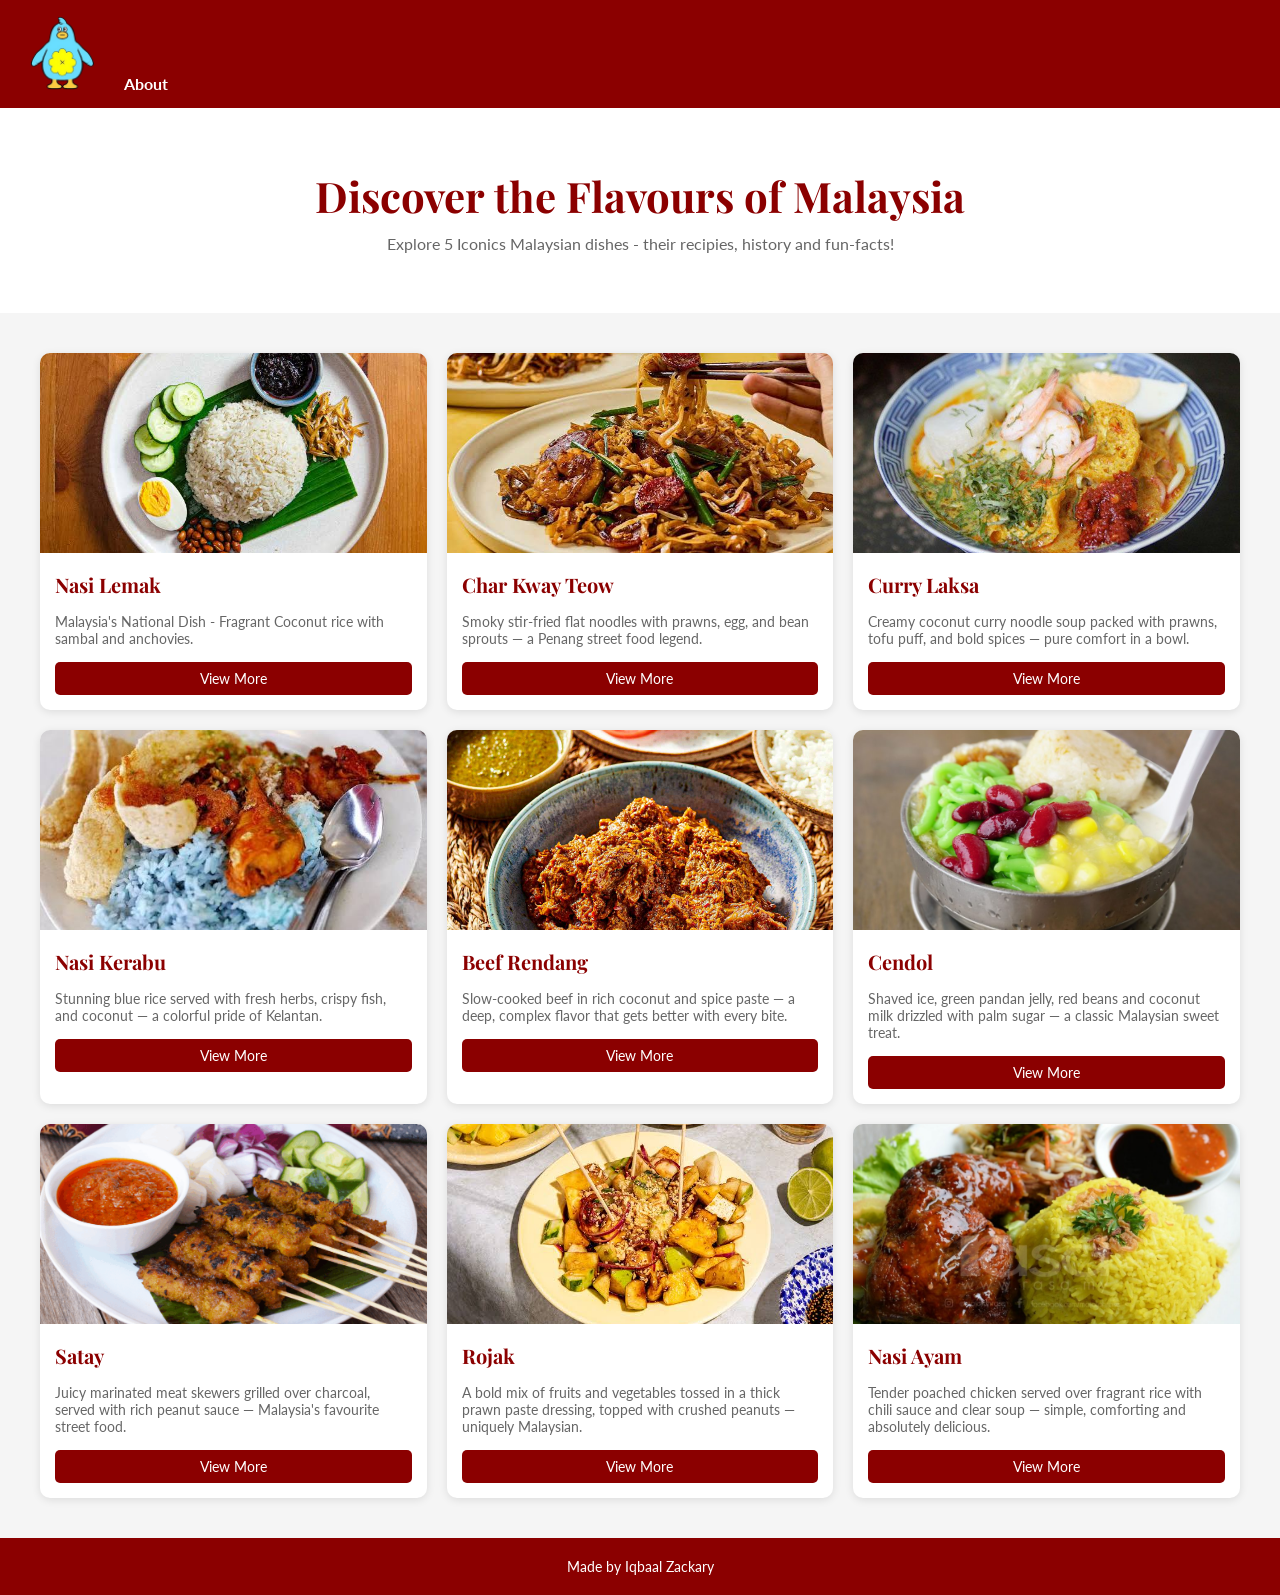
<file: index.html>
<!DOCTYPE html>
<html lang="en">
    <head>
        <meta charset="UTF-8" />
        <meta name="viewport" content="width=device-width, initial-scale=1.0" />
        <title>Malaysia_Cuisine</title>
        <link rel="icon" type="image/png" href="Photos/logo.png" />
        <link rel="stylesheet" href="style.css" />
    </head>

    <!-- Navigation Bar-->
    <body>
        <nav>
            <a href="index.html">
                <img src="Photos/logo.png" alt="Malaysia_Cuisine Logo" class="logo" />
            </a>
            <ul>
                <li><a href="about.html">About</a></li>
            </ul>
        </nav>

        <!-- Greetings Section -->
        <section class="greetings">
            <h2>Discover the Flavours of Malaysia</h2>
            <p>Explore 5 Iconics Malaysian dishes - their recipies, history and fun-facts!</p>
        </section>

        <!-- Food Cards -->
        <section class="food-list">

            <div class="food-card">
                <img src="Photos/nasi_lemak.jpg" alt="Nasi Lemak" />
                <h3>Nasi Lemak</h3>
                <p>Malaysia's National Dish - Fragrant Coconut rice with sambal and anchovies.</p>
                <a href="Cuisines/nasi_lemak.html">View More</a>
            </div>

            <div class="food-card">
                <img src="Photos/char_kway_teow.jpg" alt="Char Kway Teow" />
                <h3>Char Kway Teow</h3>
                <p>Smoky stir-fried flat noodles with prawns, egg, and bean sprouts — a Penang street food legend.</p>
                <a href="Cuisines/char_kway_teow.html">View More</a>
            </div>

            <div class="food-card">
                <img src="Photos/curry_laksa.jpg" alt="Curry Laksa" />
                <h3>Curry Laksa</h3>
                <p>Creamy coconut curry noodle soup packed with prawns, tofu puff, and bold spices — pure comfort in a bowl.</p>
                <a href="Cuisines/curry_laksa.html">View More</a>
            </div>

            <div class="food-card">
                <img src="Photos/nasi_kerabu.jpg" alt="Nasi Kerabu" />
                <h3>Nasi Kerabu</h3>
                <p>Stunning blue rice served with fresh herbs, crispy fish, and coconut — a colorful pride of Kelantan.</p>
                <a href="Cuisines/nasi_kerabu.html">View More</a>
            </div>

            <div class="food-card">
                <img src="Photos/beef_rendang.jpg" alt="Beef Rendang" />
                <h3>Beef Rendang</h3>
                <p>Slow-cooked beef in rich coconut and spice paste — a deep, complex flavor that gets better with every bite.</p>
                <a href="Cuisines/beef_rendang.html">View More</a>
            </div>

            <div class="food-card">
                <img src="Photos/cendol.jpg" alt="Cendol" />
                <h3>Cendol</h3>
                <p>Shaved ice, green pandan jelly, red beans and coconut milk drizzled with palm sugar — a classic Malaysian sweet treat.</p>
                <a href="Cuisines/cendol.html">View More</a>
            </div>

            <div class="food-card">
                <img src="Photos/satay.png" alt="Satay" />
                <h3>Satay</h3>
                <p>Juicy marinated meat skewers grilled over charcoal, served with rich peanut sauce — Malaysia's favourite street food.</p>
                <a href="Cuisines/satay.html">View More</a>
            </div>

            <div class="food-card">
                <img src="Photos/rojak.jpg" alt="Rojak" />
                <h3>Rojak</h3>
                <p>A bold mix of fruits and vegetables tossed in a thick prawn paste dressing, topped with crushed peanuts — uniquely Malaysian.</p>
                <a href="Cuisines/rojak.html">View More</a>
            </div>

            <div class="food-card">
                <img src="Photos/nasi_ayam.jpg" alt="Nasi Ayam" />
                <h3>Nasi Ayam</h3>
                <p>Tender poached chicken served over fragrant rice with chili sauce and clear soup — simple, comforting and absolutely delicious.</p>
                <a href="Cuisines/nasi_ayam.html">View More</a>
            </div>

        </section>

        <footer>
            <p>Made by Iqbaal Zackary</p>
        </footer>
    </body>

</html>
</file>
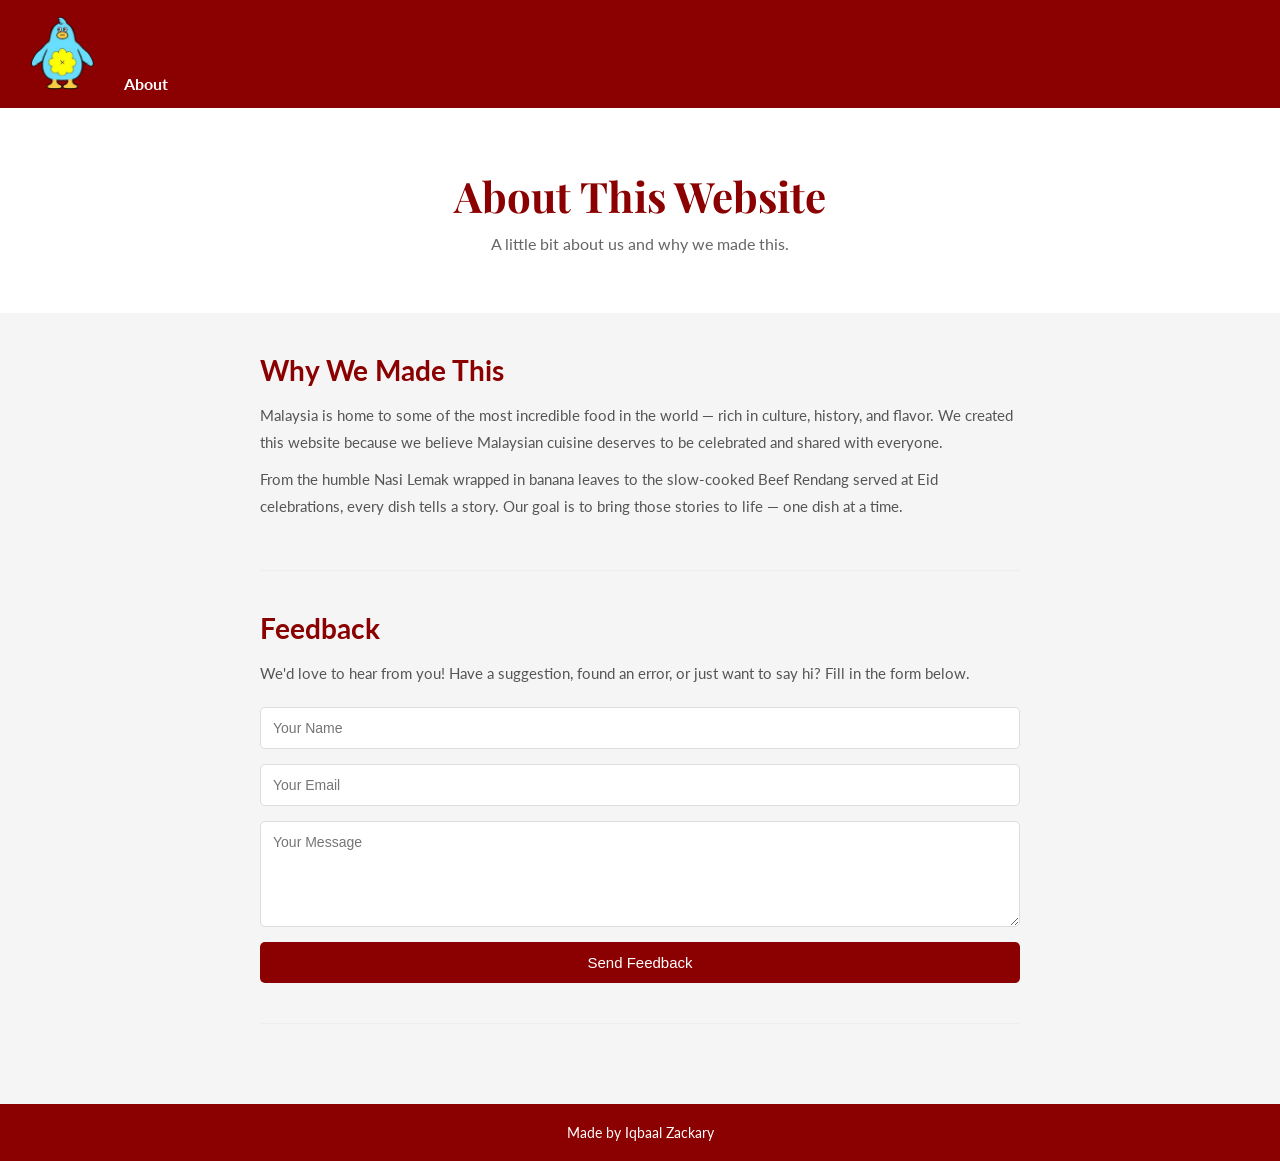
<file: about.html>
<!DOCTYPE html>
<html lang="en">
    <head>
        <meta charset="UTF-8">
        <meta name="viewport" content="width=device-width, initial-scale=1.0"/>
        <title>About - Malaysia_Cuisine</title>
        <link rel="icon" type="image/png" href="Photos/logo.png" />
        <link rel="stylesheet" href="style.css" />
    </head>

    <body>
        <!-- Navigaation Bar -->
        <nav>
            <a href="index.html">
                <img src="Photos/logo.png" alt="Malaysia_Cuisine Logo" class="logo" />
            </a>
            <ul>
                <li><a href="about.html">About</a></li>
            </ul>
        </nav>

        <!-- About Hero -->
        <section class="greetings">
            <h2>About This Website</h2>
            <p>A little bit about us and why we made this.</p>
        </section>

        <!-- About content -->
        <section class="about-content">

            <!-- Reason -->
            <div class="about-section">
                <h2>Why We Made This</h2>
                <p>Malaysia is home to some of the most incredible food in the world — rich in culture, history, and flavor. We created this website because we believe Malaysian cuisine deserves to be celebrated and shared with everyone.</p>
                <p>From the humble Nasi Lemak wrapped in banana leaves to the slow-cooked Beef Rendang served at Eid celebrations, every dish tells a story. Our goal is to bring those stories to life — one dish at a time.</p>
            </div>

            <div class="about-section">
                <h2>Feedback</h2>
                <p>We'd love to hear from you! Have a suggestion, found an error, or just want to say hi? Fill in the form below.</p>
                <form action="https://formspree.io/f/xwleojgq" method="POST" enctype="multipart/form-data">
                    <div class="feedback-form">
                        <input type="text" name="name" placeholder="Your Name" />
                        <input type="email" name="email" placeholder="Your Email" />
                        <textarea rows="5" name="Message" placeholder="Your Message"></textarea>
                        <button type="submit">Send Feedback</button>
                    </div>
                </form>
            </div>

        </section>

        <!-- Footer -->
        <footer>
            <p>Made by Iqbaal Zackary</p>
        </footer>

    </body>

</html>
</file>
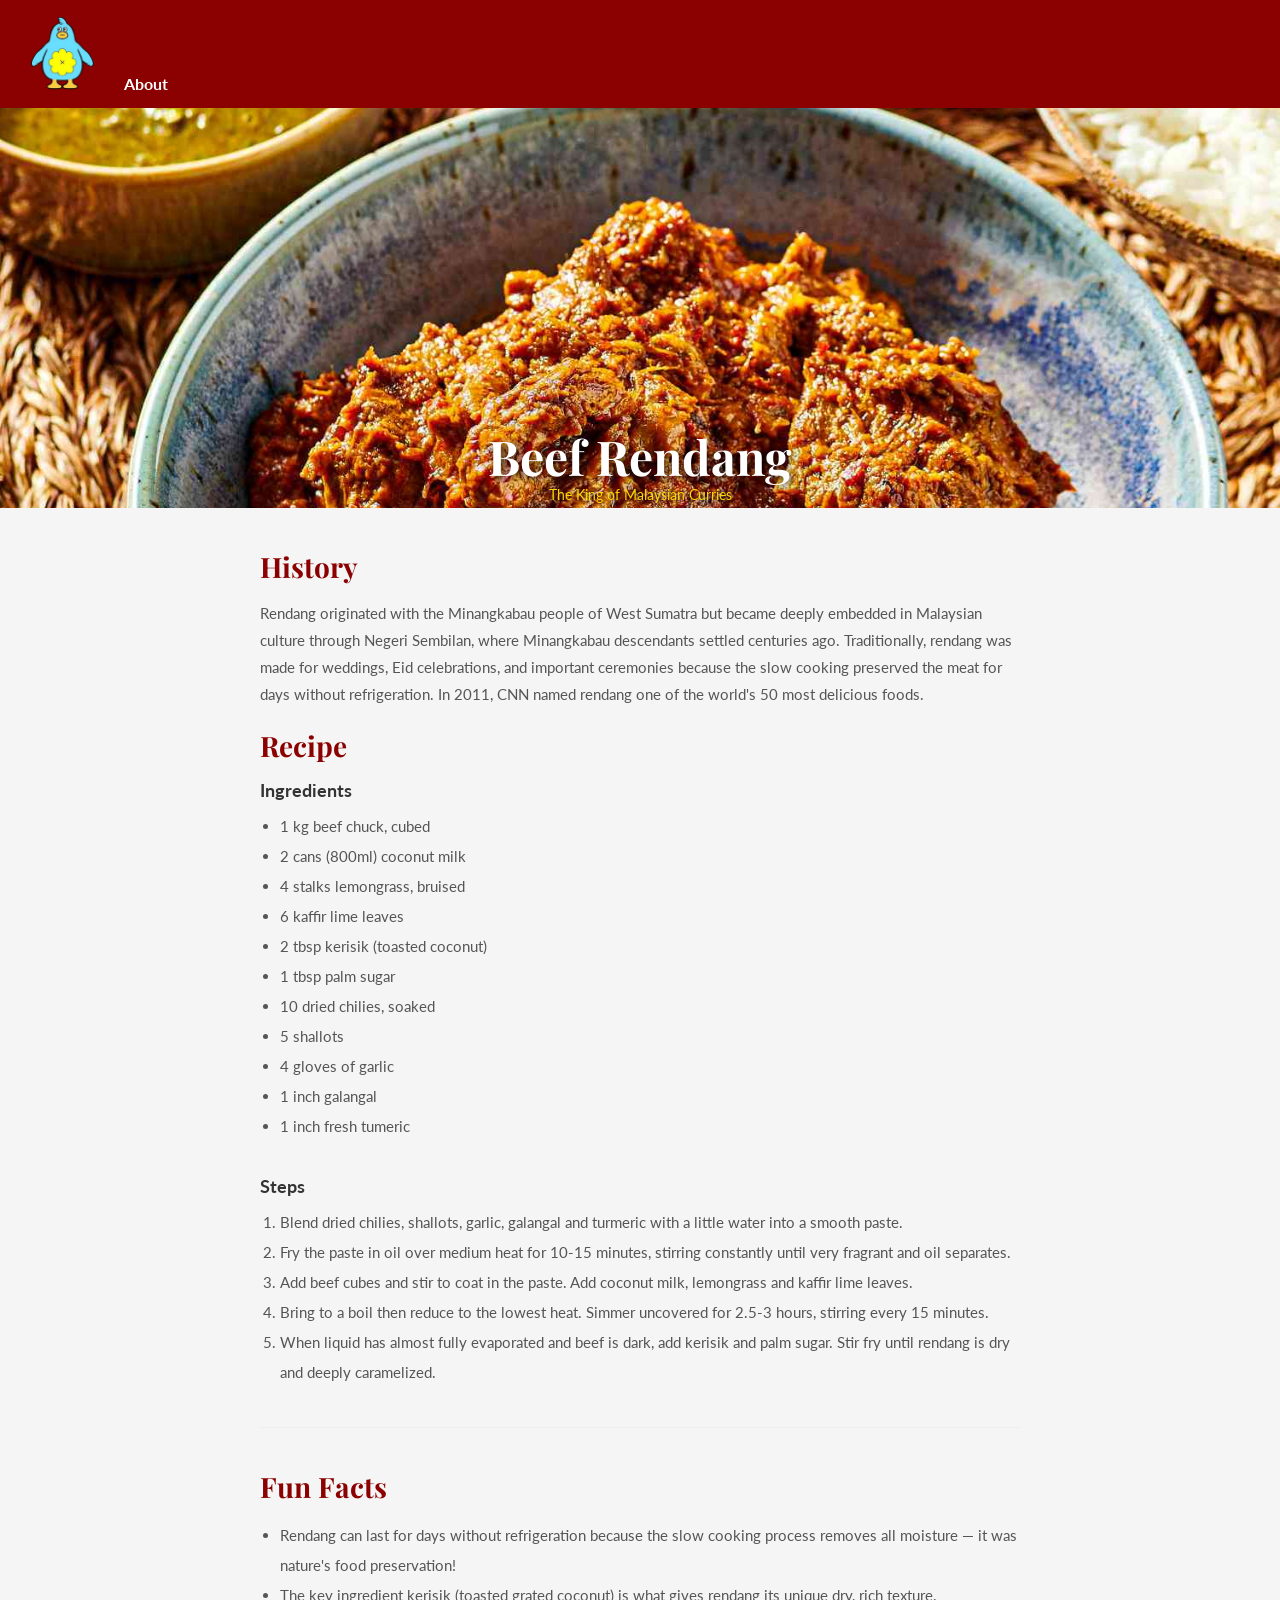
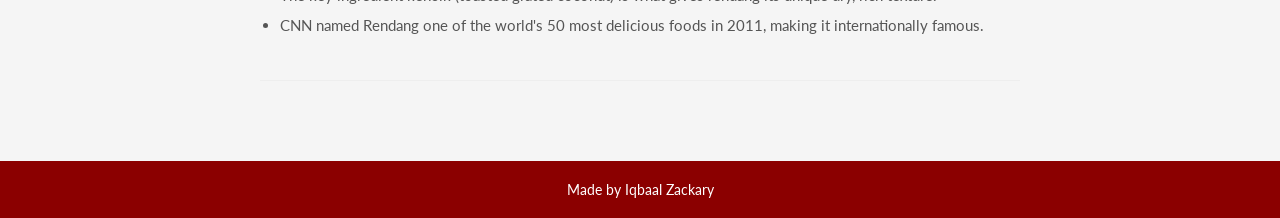
<file: Cuisines/beef_rendang.html>
<!DOCTYPE html>
<html lang="en">
    <head>
        <meta charset="UTF-8">
        <meta name="viewport" content="width=device-width, initial-scale=1.0" />
        <title>Beef Rendang - Recipes, History, Fun-Facts</title>
        <link rel="icon" type="image/png" href="Photos/logo.png" />
        <link rel="stylesheet" href="../style.css" />
    </head>

    <!-- Navigation Bar-->
    <body>
        <nav>
            <a href="../index.html">
                <img src="../Photos/logo.png" alt="Malaysia_Cuisine Logo" class="logo" />
            </a>
            <ul>
                <li><a href="../about.html">About</a></li>
            </ul>
        </nav>

        <!-- Dish Hero -->
        <section class="dish-hero">
            <img src="../Photos/beef_rendang.jpg" alt="beef_rendang"/>
            <h1>Beef Rendang</h1>
            <p>The King of Malaysian Curries</p>
        </section>

        <!-- Dish Content -->
         <section class="dish-content">
            
            <!-- History, Recipe, Steps -->
            <div class="dish-section">
                <h2>History</h2>
                <p>Rendang originated with the Minangkabau people of West Sumatra but became deeply embedded in Malaysian culture through Negeri Sembilan, where Minangkabau descendants settled centuries ago. Traditionally, rendang was made for weddings, Eid celebrations, and important ceremonies because the slow cooking preserved the meat for days without refrigeration. In 2011, CNN named rendang one of the world's 50 most delicious foods.</p>
                <br>
                <!-- Recipe -->
                <h2>Recipe</h2>
                <h3>Ingredients</h3>
                <ul>
                    <li>1 kg beef chuck, cubed</li>
                    <li>2 cans (800ml) coconut milk</li>
                    <li>4 stalks lemongrass, bruised</li>
                    <li>6 kaffir lime leaves</li>
                    <li>2 tbsp kerisik (toasted coconut)</li>
                    <li>1 tbsp palm sugar</li>
                    <li>10 dried chilies, soaked</li>
                    <li>5 shallots</li>
                    <li>4 gloves of garlic</li>
                    <li>1 inch galangal</li>
                    <li>1 inch fresh tumeric</li>
                </ul>
                <br>
                <!-- Steps -->
                <h3>Steps</h3>
                <ol>
                    <li>Blend dried chilies, shallots, garlic, galangal and turmeric with a little water into a smooth paste.</li>
                    <li>Fry the paste in oil over medium heat for 10-15 minutes, stirring constantly until very fragrant and oil separates.</li>
                    <li>Add beef cubes and stir to coat in the paste. Add coconut milk, lemongrass and kaffir lime leaves.</li>
                    <li>Bring to a boil then reduce to the lowest heat. Simmer uncovered for 2.5-3 hours, stirring every 15 minutes.</li>
                    <li>When liquid has almost fully evaporated and beef is dark, add kerisik and palm sugar. Stir fry until rendang is dry and deeply caramelized.</li>
                </ol>
            </div>

        <!-- Fun Facts -->
            <div class="dish-section">
                <h2>Fun Facts</h2>
                <ul>
                    <li>Rendang can last for days without refrigeration because the slow cooking process removes all moisture — it was nature's food preservation!</li>
                    <li>The key ingredient kerisik (toasted grated coconut) is what gives rendang its unique dry, rich texture.</li>
                    <li>CNN named Rendang one of the world's 50 most delicious foods in 2011, making it internationally famous.</li>
                </ul>
            </div>

         </section>

          <!-- Footer -->
             <footer>
                <p>Made by Iqbaal Zackary</p>
             </footer>
    
    </body>
</html>
</file>
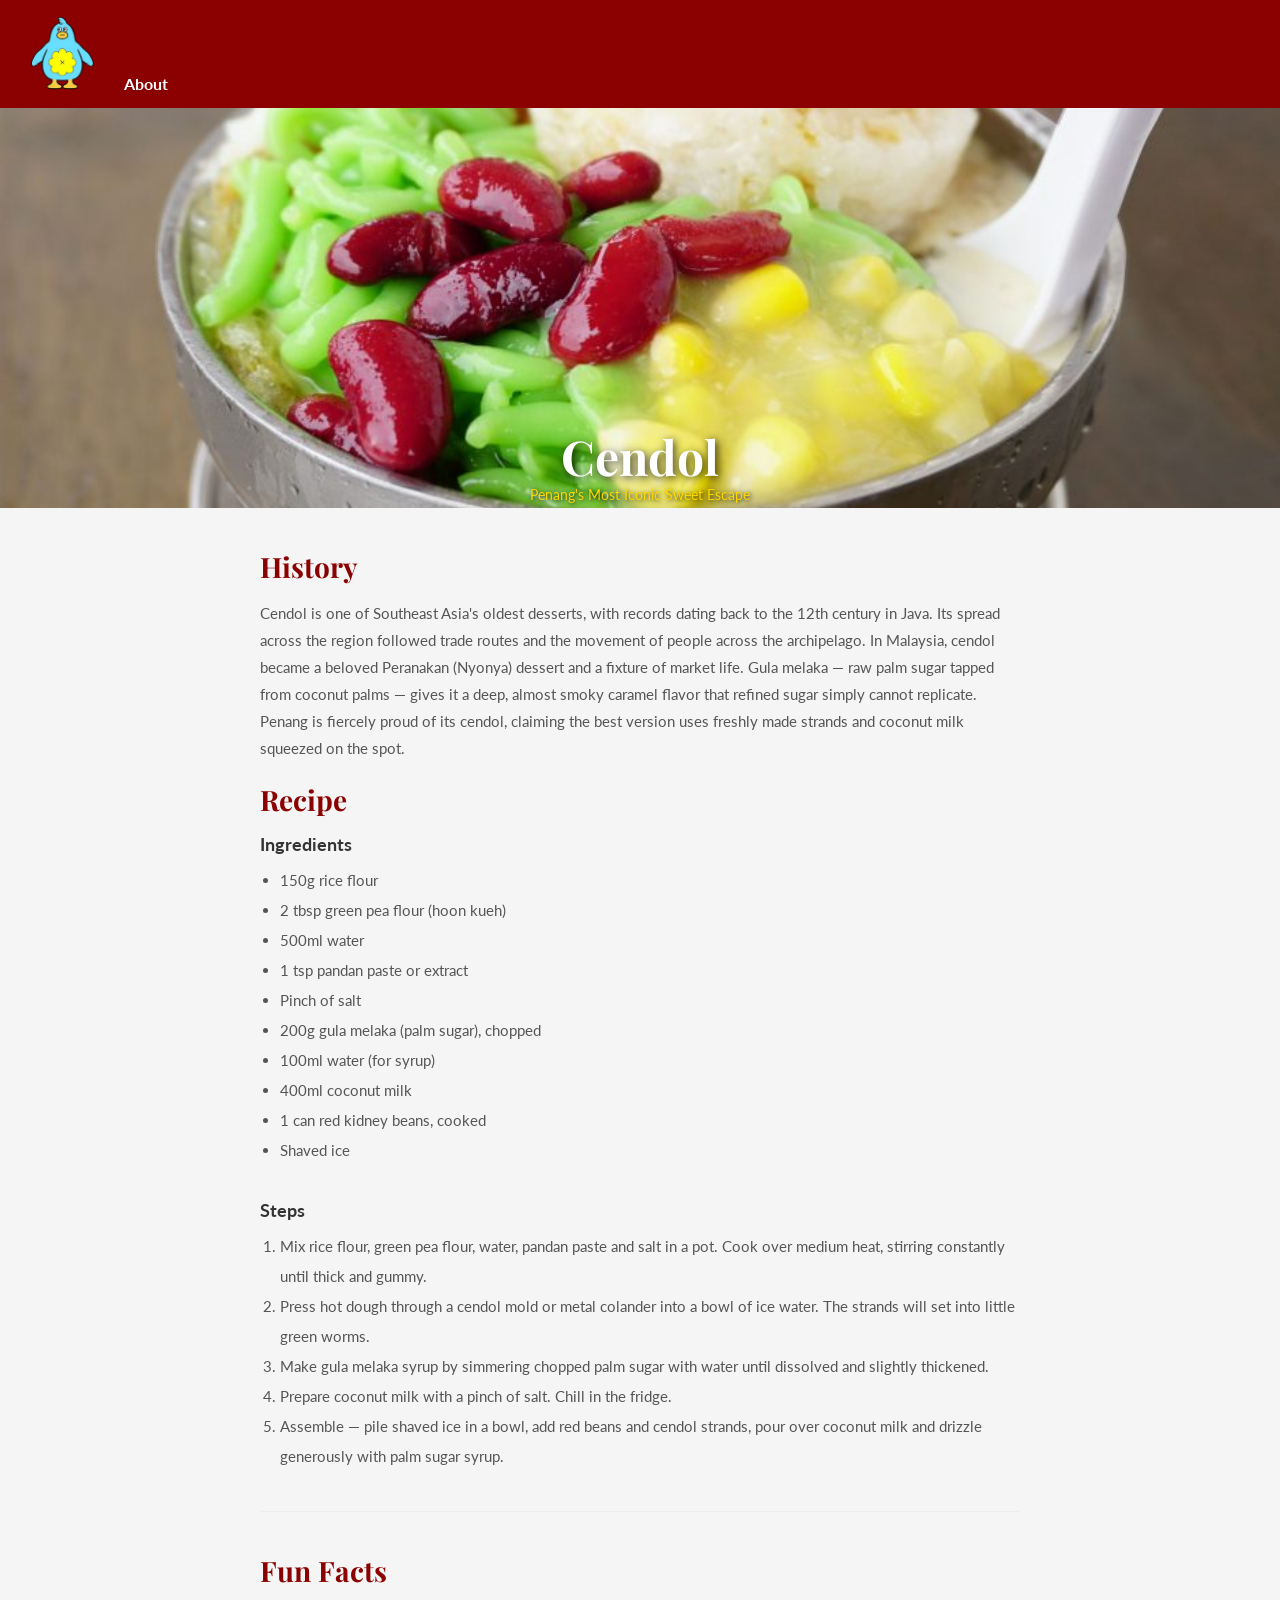
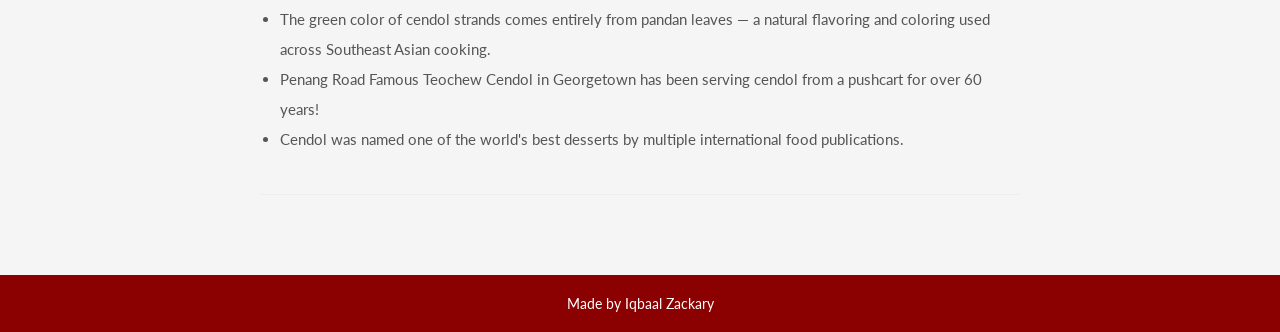
<file: Cuisines/cendol.html>
<!DOCTYPE html>
<html lang="en">
    <head>
        <meta charset="UTF-8">
        <meta name="viewport" content="width=device-width, initial-scale=1.0" />
        <title>Cendol - Recipes, History, Fun-Facts</title>
        <link rel="icon" type="image/png" href="Photos/logo.png" />
        <link rel="stylesheet" href="../style.css" />
    </head>

    <!-- Navigation Bar-->
    <body>
        <nav>
            <a href="../index.html">
                <img src="../Photos/logo.png" alt="Malaysia_Cuisine Logo" class="logo" />
            </a>
            <ul>
                <li><a href="../about.html">About</a></li>
            </ul>
        </nav>

        <!-- Dish Hero -->
        <section class="dish-hero">
            <img src="../Photos/cendol.jpg" alt="Cendol" />
            <h1>Cendol</h1>
            <p>Penang's Most Iconic Sweet Escape</p>
        </section>

        <!-- Dish Content -->
         <section class="dish-content">
            
            <!-- History, Recipe, Steps -->
            <div class="dish-section">
                <h2>History</h2>
                <p>Cendol is one of Southeast Asia's oldest desserts, with records dating back to the 12th century in Java. Its spread across the region followed trade routes and the movement of people across the archipelago. In Malaysia, cendol became a beloved Peranakan (Nyonya) dessert and a fixture of market life. Gula melaka — raw palm sugar tapped from coconut palms — gives it a deep, almost smoky caramel flavor that refined sugar simply cannot replicate. Penang is fiercely proud of its cendol, claiming the best version uses freshly made strands and coconut milk squeezed on the spot.</p>
                <br>
                <!-- Recipe -->
                <h2>Recipe</h2>
                <h3>Ingredients</h3>
                <ul>
                    <li>150g rice flour</li>
                    <li>2 tbsp green pea flour (hoon kueh)</li>
                    <li>500ml water</li>
                    <li>1 tsp pandan paste or extract</li>
                    <li>Pinch of salt</li>
                    <li>200g gula melaka (palm sugar), chopped</li>
                    <li>100ml water (for syrup)</li>
                    <li>400ml coconut milk</li>
                    <li>1 can red kidney beans, cooked</li>
                    <li>Shaved ice</li>
                </ul>
                <br>
                <!-- Steps -->
                <h3>Steps</h3>
                <ol>
                    <li>Mix rice flour, green pea flour, water, pandan paste and salt in a pot. Cook over medium heat, stirring constantly until thick and gummy.</li>
                    <li>Press hot dough through a cendol mold or metal colander into a bowl of ice water. The strands will set into little green worms.</li>
                    <li>Make gula melaka syrup by simmering chopped palm sugar with water until dissolved and slightly thickened.</li>
                    <li>Prepare coconut milk with a pinch of salt. Chill in the fridge.</li>
                    <li>Assemble — pile shaved ice in a bowl, add red beans and cendol strands, pour over coconut milk and drizzle generously with palm sugar syrup.</li>
                </ol>
            </div>

        <!-- Fun Facts -->
            <div class="dish-section">
                <h2>Fun Facts</h2>
                <ul>
                    <li>The green color of cendol strands comes entirely from pandan leaves — a natural flavoring and coloring used across Southeast Asian cooking.</li>
                    <li>Penang Road Famous Teochew Cendol in Georgetown has been serving cendol from a pushcart for over 60 years!</li>
                    <li>Cendol was named one of the world's best desserts by multiple international food publications.</li>
                </ul>
            </div>

         </section>

          <!-- Footer -->
             <footer>
                <p>Made by Iqbaal Zackary</p>
             </footer>
    
    </body>
</html>
</file>
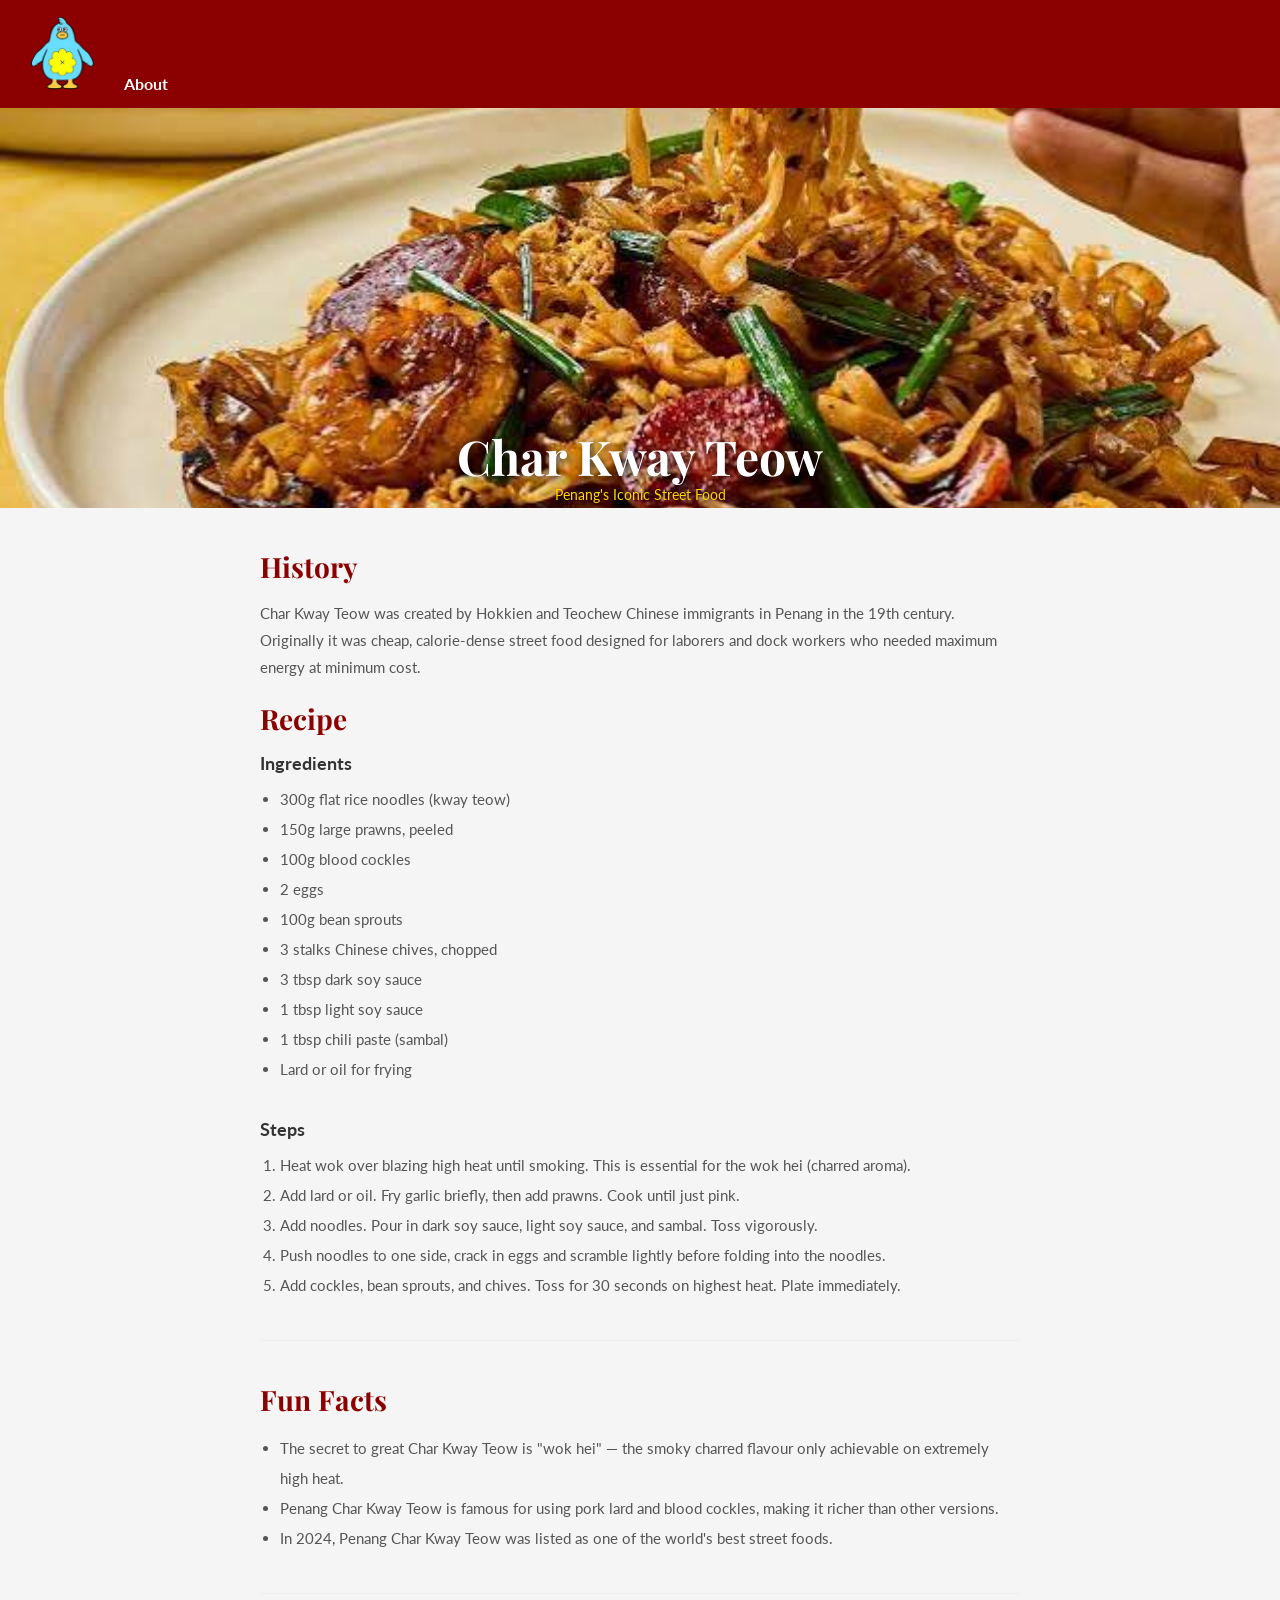
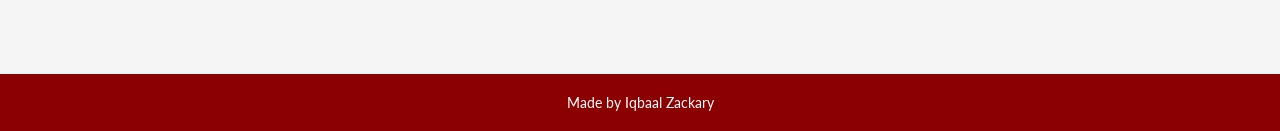
<file: Cuisines/char_kway_teow.html>
<!DOCTYPE html>
<html lang="en">
    <head>
        <meta charset="UTF-8">
        <meta name="viewport" content="width=device-width, initial-scale=1.0" />
        <title>Char Kway Teow - Recipes, History, Fun-Facts</title>
        <link rel="icon" type="image/png" href="Photos/logo.png" />
        <link rel="stylesheet" href="../style.css" />
    </head>

    <!-- Navigation Bar-->
    <body>
        <nav>
            <a href="../index.html">
                <img src="../Photos/logo.png" alt="Malaysia_Cuisine Logo" class="logo" />
            </a>
            <ul>
                <li><a href="../about.html">About</a></li>
            </ul>
        </nav>

        <!-- Dish Hero -->
        <section class="dish-hero">
            <img src="../Photos/char_kway_teow.jpg" alt="char_kway_teow" />
            <h1>Char Kway Teow</h1>
            <p>Penang's Iconic Street Food</p>
        </section>

        <!-- Dish Content -->
         <section class="dish-content">
            
            <!-- History, Recipe, Steps -->
            <div class="dish-section">
                <h2>History</h2>
                <p>Char Kway Teow was created by Hokkien and Teochew Chinese immigrants in Penang in the 19th century. Originally it was cheap, calorie-dense street food designed for laborers and dock workers who needed maximum energy at minimum cost.</p>
                <br>
                <!-- Recipe -->
                <h2>Recipe</h2>
                <h3>Ingredients</h3>
                <ul>
                    <li>300g flat rice noodles (kway teow)</li>
                    <li>150g large prawns, peeled</li>
                    <li>100g blood cockles</li>
                    <li>2 eggs</li>
                    <li>100g bean sprouts</li>
                    <li>3 stalks Chinese chives, chopped</li>
                    <li>3 tbsp dark soy sauce</li>
                    <li>1 tbsp light soy sauce</li>
                    <li>1 tbsp chili paste (sambal)</li>
                    <li>Lard or oil for frying</li>
                </ul>
                <br>
                <!-- Steps -->
                <h3>Steps</h3>
                <ol>
                    <li>Heat wok over blazing high heat until smoking. This is essential for the wok hei (charred aroma).</li>
                    <li>Add lard or oil. Fry garlic briefly, then add prawns. Cook until just pink.</li>
                    <li>Add noodles. Pour in dark soy sauce, light soy sauce, and sambal. Toss vigorously.</li>
                    <li>Push noodles to one side, crack in eggs and scramble lightly before folding into the noodles.</li>
                    <li>Add cockles, bean sprouts, and chives. Toss for 30 seconds on highest heat. Plate immediately.</li>
                </ol>
            </div>

        <!-- Fun Facts -->
            <div class="dish-section">
                <h2>Fun Facts</h2>
                <ul>
                    <li>The secret to great Char Kway Teow is "wok hei" — the smoky charred flavour only achievable on extremely high heat.</li>
                    <li>Penang Char Kway Teow is famous for using pork lard and blood cockles, making it richer than other versions.</li>
                    <li>In 2024, Penang Char Kway Teow was listed as one of the world's best street foods.</li>
                </ul>
            </div>

         </section>

          <!-- Footer -->
             <footer>
                <p>Made by Iqbaal Zackary</p>
             </footer>
    
    </body>
</html>
</file>
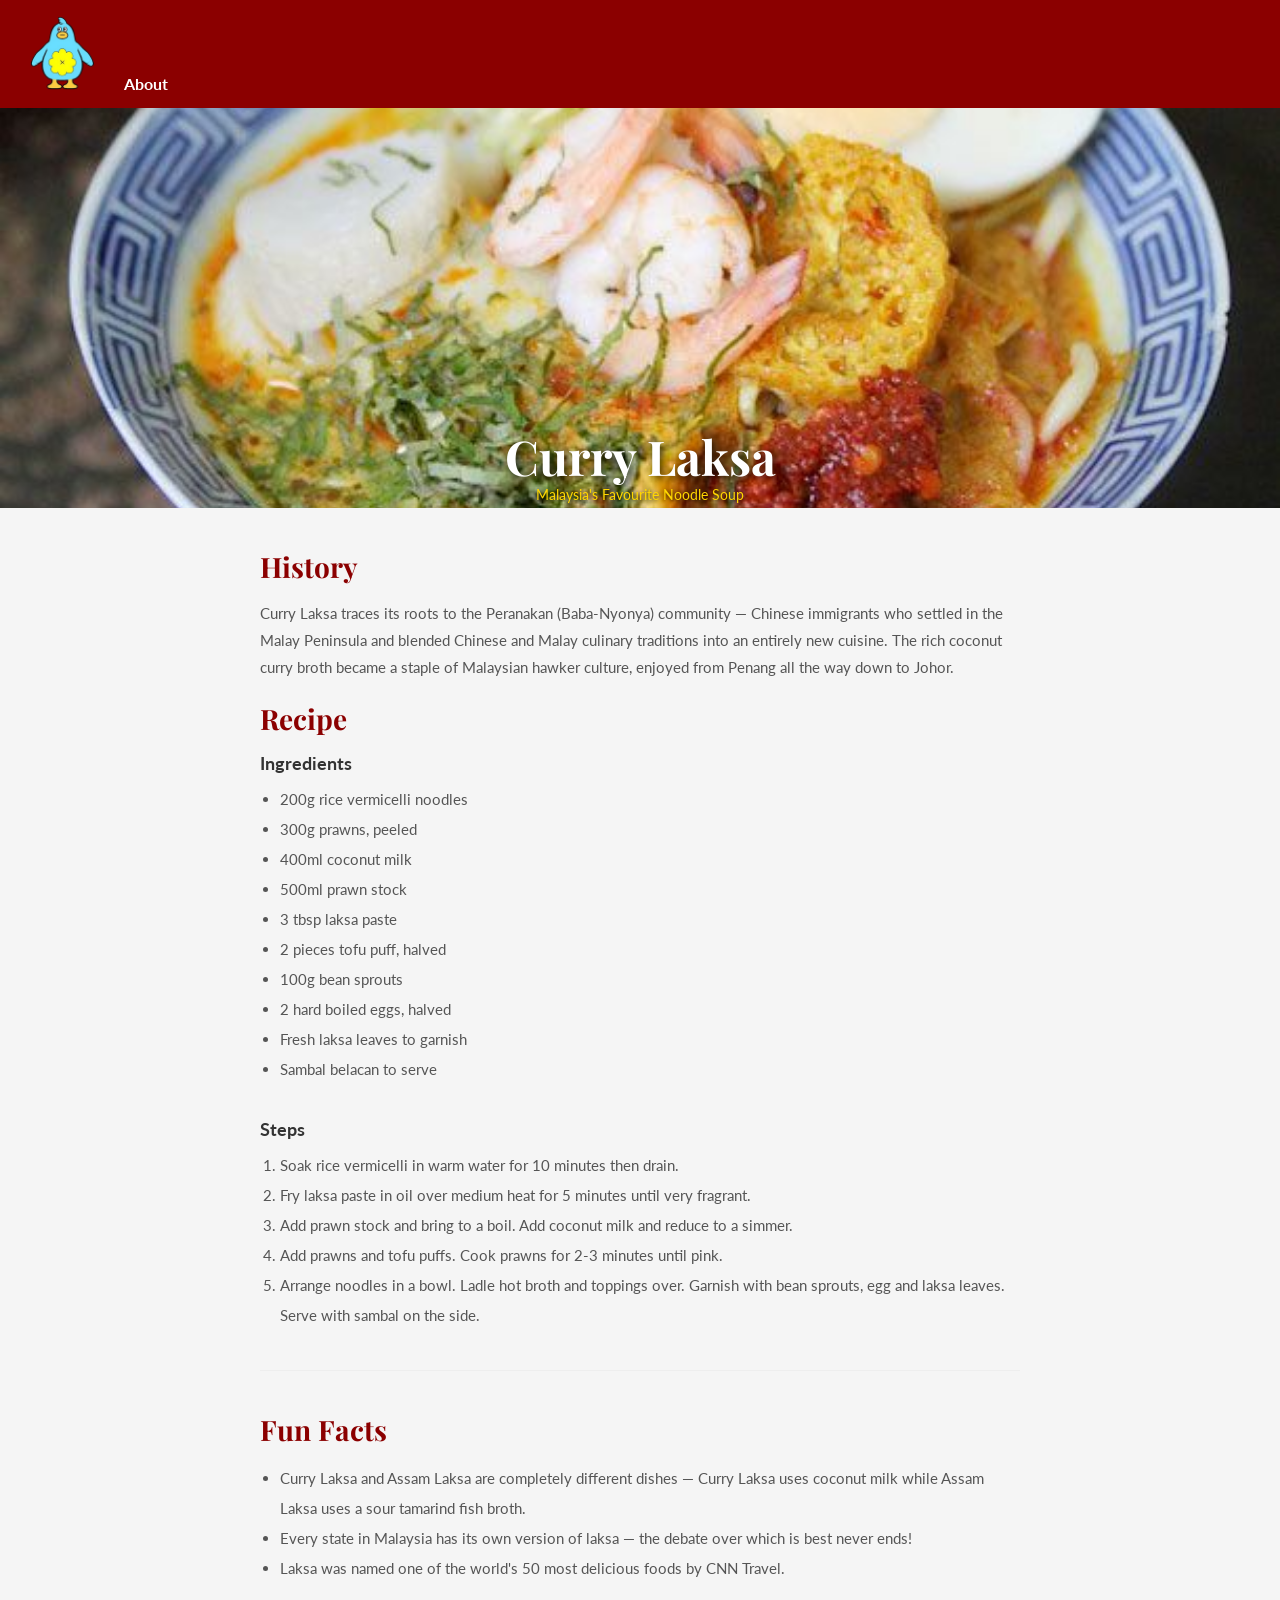
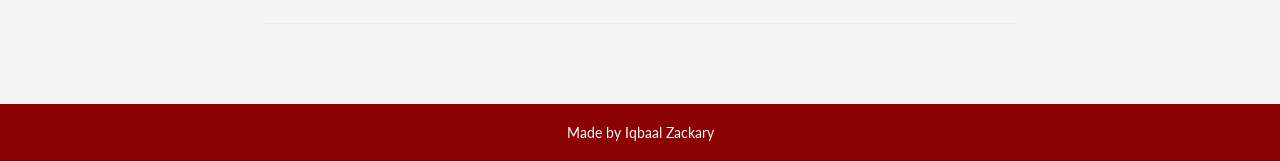
<file: Cuisines/curry_laksa.html>
<!DOCTYPE html>
<html lang="en">
    <head>
        <meta charset="UTF-8">
        <meta name="viewport" content="width=device-width, initial-scale=1.0" />
        <title>Curry Laksa - Recipes, History, Fun-Facts</title>
        <link rel="icon" type="image/png" href="Photos/logo.png" />
        <link rel="stylesheet" href="../style.css" />
    </head>

    <!-- Navigation Bar-->
    <body>
        <nav>
            <a href="../index.html">
                <img src="../Photos/logo.png" alt="Malaysia_Cuisine Logo" class="logo" />
            </a>
            <ul>
                <li><a href="../about.html">About</a></li>
            </ul>
        </nav>

        <!-- Dish Hero -->
        <section class="dish-hero">
            <img src="../Photos/curry_laksa.jpg" alt="curry_laksa" />
            <h1>Curry Laksa</h1>
            <p>Malaysia's Favourite Noodle Soup</p>
        </section>

        <!-- Dish Content -->
         <section class="dish-content">
            
            <!-- History, Recipe, Steps -->
            <div class="dish-section">
                <h2>History</h2>
                <p>Curry Laksa traces its roots to the Peranakan (Baba-Nyonya) community — Chinese immigrants who settled in the Malay Peninsula and blended Chinese and Malay culinary traditions into an entirely new cuisine. The rich coconut curry broth became a staple of Malaysian hawker culture, enjoyed from Penang all the way down to Johor.</p>
                <br>
                <!-- Recipe -->
                <h2>Recipe</h2>
                <h3>Ingredients</h3>
                <ul>
                    <li>200g rice vermicelli noodles</li>
                    <li>300g prawns, peeled</li>
                    <li>400ml coconut milk</li>
                    <li>500ml prawn stock</li>
                    <li>3 tbsp laksa paste</li>
                    <li>2 pieces tofu puff, halved</li>
                    <li>100g bean sprouts</li>
                    <li>2 hard boiled eggs, halved</li>
                    <li>Fresh laksa leaves to garnish</li>
                    <li>Sambal belacan to serve</li>
                </ul>
                <br>
                <!-- Steps -->
                <h3>Steps</h3>
                <ol>
                    <li>Soak rice vermicelli in warm water for 10 minutes then drain.</li>
                    <li>Fry laksa paste in oil over medium heat for 5 minutes until very fragrant.</li>
                    <li>Add prawn stock and bring to a boil. Add coconut milk and reduce to a simmer.</li>
                    <li>Add prawns and tofu puffs. Cook prawns for 2-3 minutes until pink.</li>
                    <li>Arrange noodles in a bowl. Ladle hot broth and toppings over. Garnish with bean sprouts, egg and laksa leaves. Serve with sambal on the side.</li>
                </ol>
            </div>

        <!-- Fun Facts -->
            <div class="dish-section">
                <h2>Fun Facts</h2>
                <ul>
                    <li>Curry Laksa and Assam Laksa are completely different dishes — Curry Laksa uses coconut milk while Assam Laksa uses a sour tamarind fish broth.</li>
                    <li>Every state in Malaysia has its own version of laksa — the debate over which is best never ends!</li>
                    <li>Laksa was named one of the world's 50 most delicious foods by CNN Travel.</li>
                </ul>
            </div>

         </section>

          <!-- Footer -->
             <footer>
                <p>Made by Iqbaal Zackary</p>
             </footer>
    
    </body>
</html>
</file>
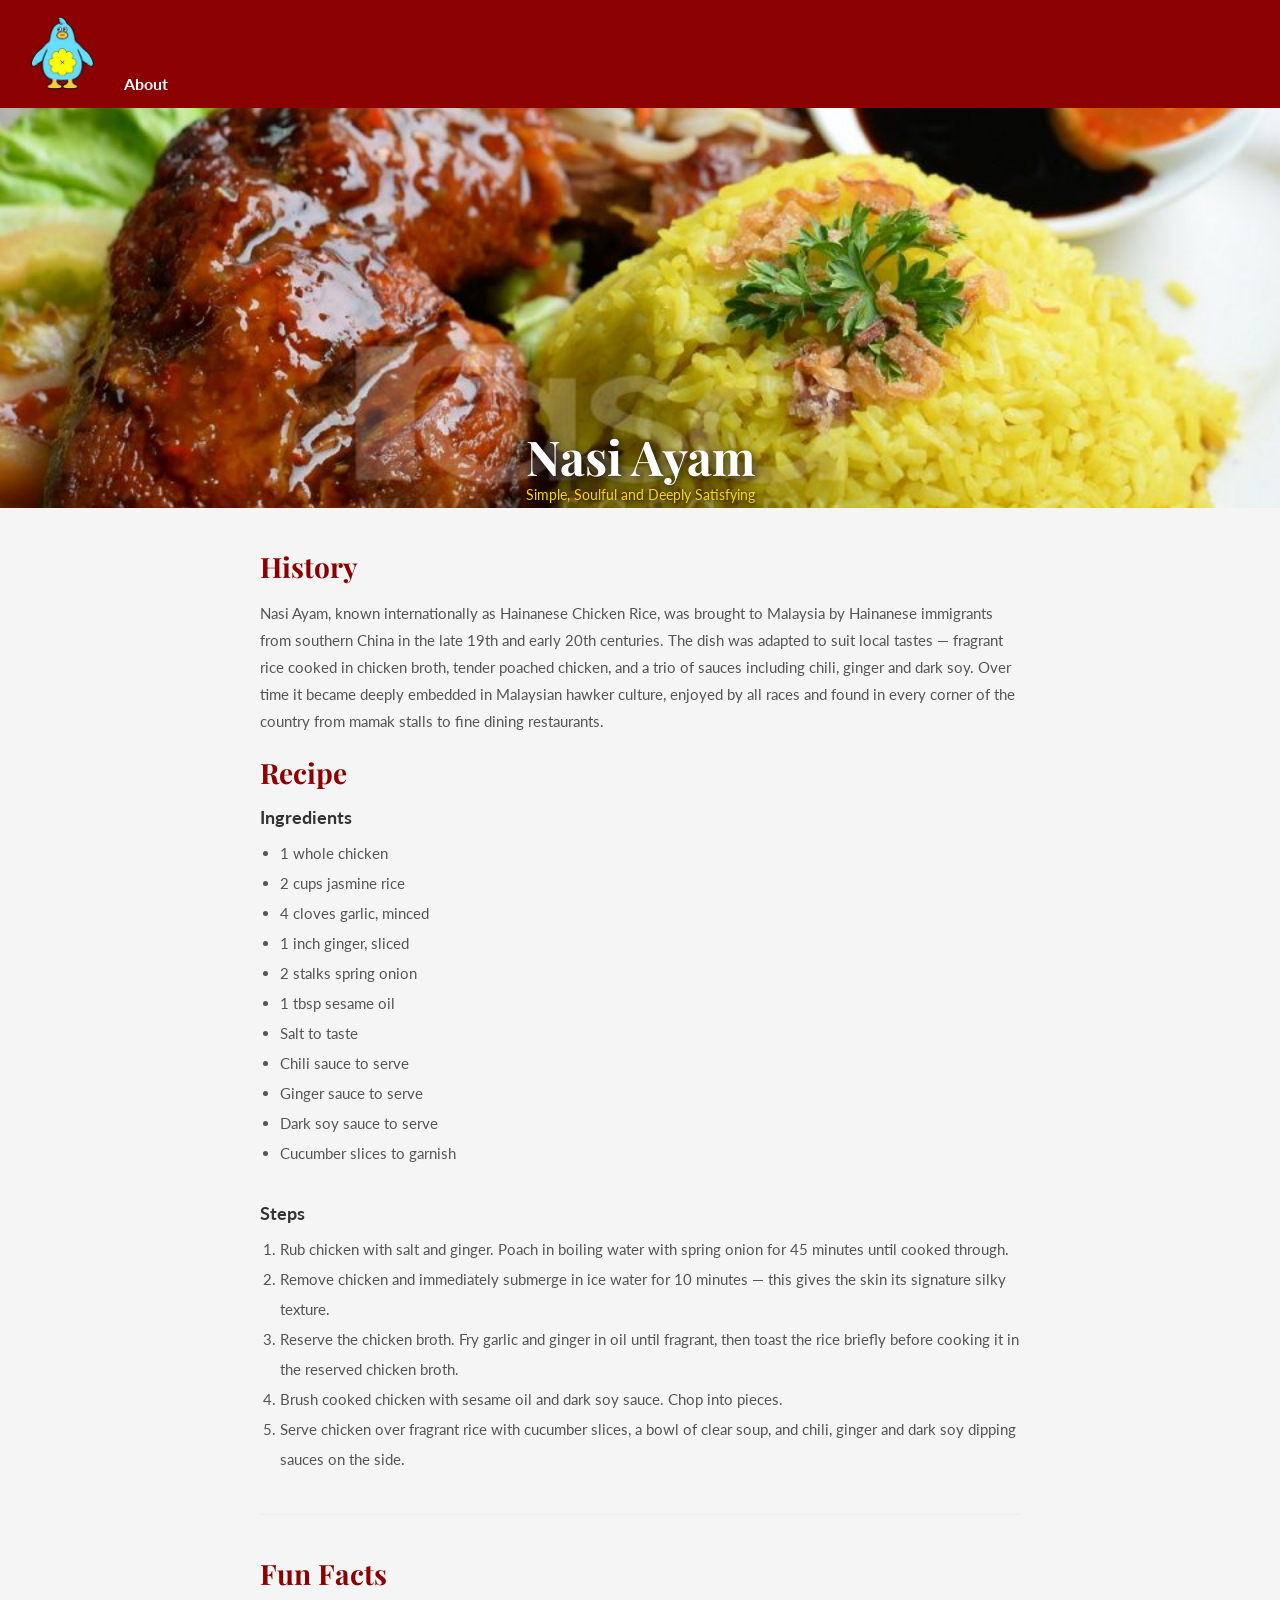
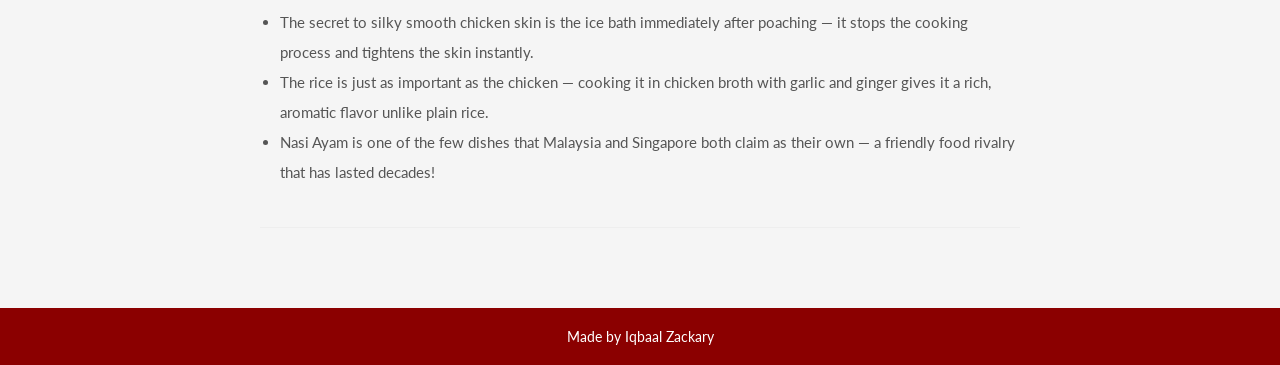
<file: Cuisines/nasi_ayam.html>
<!DOCTYPE html>
<html lang="en">
    <head>
        <meta charset="UTF-8">
        <meta name="viewport" content="width=device-width, initial-scale=1.0" />
        <title>Nasi Ayam - Recipes, History, Fun-Facts</title>
        <link rel="icon" type="image/png" href="Photos/logo.png" />
        <link rel="stylesheet" href="../style.css" />
    </head>

    <!-- Navigation Bar-->
    <body>
        <nav>
            <a href="../index.html">
                <img src="../Photos/logo.png" alt="Malaysia_Cuisine Logo" class="logo" />
            </a>
            <ul>
                <li><a href="../about.html">About</a></li>
            </ul>
        </nav>

        <!-- Dish Hero -->
        <section class="dish-hero">
            <img src="../Photos/nasi_ayam.jpg" alt="nasi_ayam" />
            <h1>Nasi Ayam</h1>
            <p>Simple, Soulful and Deeply Satisfying</p>
        </section>

        <!-- Dish Content -->
         <section class="dish-content">
            
            <!-- History, Recipe, Steps -->
            <div class="dish-section">
                <h2>History</h2>
                <p>Nasi Ayam, known internationally as Hainanese Chicken Rice, was brought to Malaysia by Hainanese immigrants from southern China in the late 19th and early 20th centuries. The dish was adapted to suit local tastes — fragrant rice cooked in chicken broth, tender poached chicken, and a trio of sauces including chili, ginger and dark soy. Over time it became deeply embedded in Malaysian hawker culture, enjoyed by all races and found in every corner of the country from mamak stalls to fine dining restaurants.</p>
                <br>
                <!-- Recipe -->
                <h2>Recipe</h2>
                <h3>Ingredients</h3>
                <ul>
                    <li>1 whole chicken</li>
                    <li>2 cups jasmine rice</li>
                    <li>4 cloves garlic, minced</li>
                    <li>1 inch ginger, sliced</li>
                    <li>2 stalks spring onion</li>
                    <li>1 tbsp sesame oil</li>
                    <li>Salt to taste</li>
                    <li>Chili sauce to serve</li>
                    <li>Ginger sauce to serve</li>
                    <li>Dark soy sauce to serve</li>
                    <li>Cucumber slices to garnish</li>
                </ul>
                <br>
                <!-- Steps -->
                <h3>Steps</h3>
                <ol>
                    <li>Rub chicken with salt and ginger. Poach in boiling water with spring onion for 45 minutes until cooked through.</li>
                    <li>Remove chicken and immediately submerge in ice water for 10 minutes — this gives the skin its signature silky texture.</li>
                    <li>Reserve the chicken broth. Fry garlic and ginger in oil until fragrant, then toast the rice briefly before cooking it in the reserved chicken broth.</li>
                    <li>Brush cooked chicken with sesame oil and dark soy sauce. Chop into pieces.</li>
                    <li>Serve chicken over fragrant rice with cucumber slices, a bowl of clear soup, and chili, ginger and dark soy dipping sauces on the side.</li>
                </ol>
            </div>

        <!-- Fun Facts -->
            <div class="dish-section">
                <h2>Fun Facts</h2>
                <ul>
                    <li>The secret to silky smooth chicken skin is the ice bath immediately after poaching — it stops the cooking process and tightens the skin instantly.</li>
                    <li>The rice is just as important as the chicken — cooking it in chicken broth with garlic and ginger gives it a rich, aromatic flavor unlike plain rice.</li>
                    <li>Nasi Ayam is one of the few dishes that Malaysia and Singapore both claim as their own — a friendly food rivalry that has lasted decades!</li>
                </ul>
            </div>

         </section>

          <!-- Footer -->
             <footer>
                <p>Made by Iqbaal Zackary</p>
             </footer>
    
    </body>
</html>
</file>
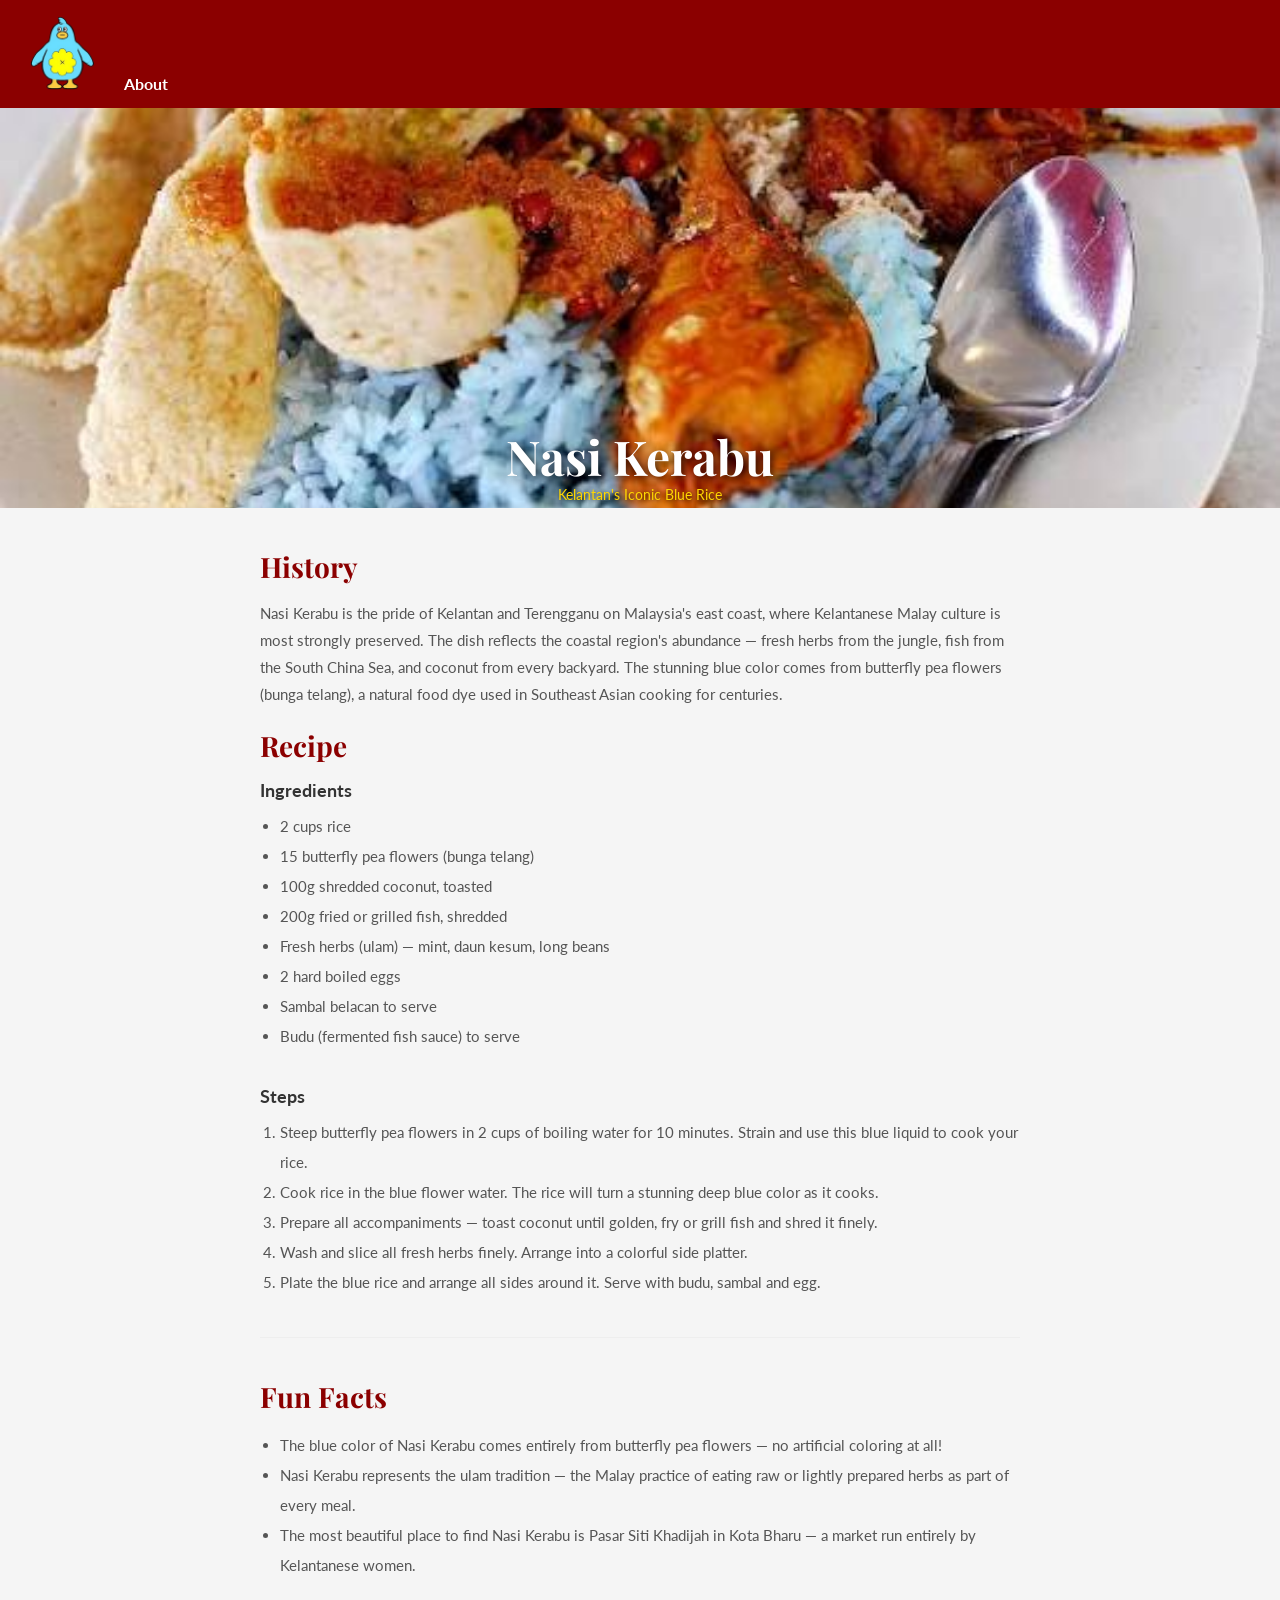
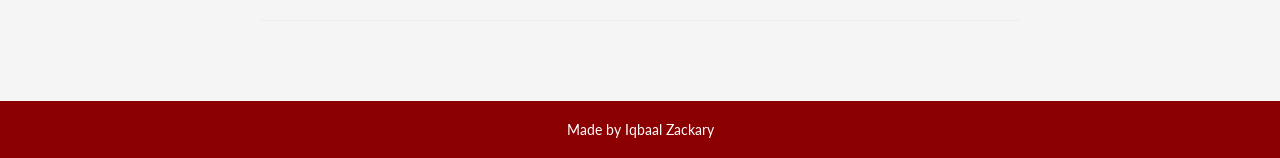
<file: Cuisines/nasi_kerabu.html>
<!DOCTYPE html>
<html lang="en">
    <head>
        <meta charset="UTF-8">
        <meta name="viewport" content="width=device-width, initial-scale=1.0" />
        <title>Nasi Kerabu - Recipes, History, Fun-Facts</title>
        <link rel="icon" type="image/png" href="Photos/logo.png" />
        <link rel="stylesheet" href="../style.css" />
    </head>

    <!-- Navigation Bar-->
    <body>
        <nav>
            <a href="../index.html">
                <img src="../Photos/logo.png" alt="Malaysia_Cuisine Logo" class="logo" />
            </a>
            <ul>
                <li><a href="../about.html">About</a></li>
            </ul>
        </nav>

        <!-- Dish Hero -->
        <section class="dish-hero">
            <img src="../Photos/nasi_kerabu.jpg" alt="nasi_kerabu"/>
            <h1>Nasi Kerabu</h1>
            <p>Kelantan's Iconic Blue Rice</p>
        </section>

        <!-- Dish Content -->
         <section class="dish-content">
            
            <!-- History, Recipe, Steps -->
            <div class="dish-section">
                <h2>History</h2>
                <p>Nasi Kerabu is the pride of Kelantan and Terengganu on Malaysia's east coast, where Kelantanese Malay culture is most strongly preserved. The dish reflects the coastal region's abundance — fresh herbs from the jungle, fish from the South China Sea, and coconut from every backyard. The stunning blue color comes from butterfly pea flowers (bunga telang), a natural food dye used in Southeast Asian cooking for centuries.</p>
                <br>
                <!-- Recipe -->
                <h2>Recipe</h2>
                <h3>Ingredients</h3>
                <ul>
                    <li>2 cups rice</li>
                    <li>15 butterfly pea flowers (bunga telang)</li>
                    <li>100g shredded coconut, toasted</li>
                    <li>200g fried or grilled fish, shredded</li>
                    <li>Fresh herbs (ulam) — mint, daun kesum, long beans</li>
                    <li>2 hard boiled eggs</li>
                    <li>Sambal belacan to serve</li>
                    <li>Budu (fermented fish sauce) to serve</li>
                </ul>
                <br>
                <!-- Steps -->
                <h3>Steps</h3>
                <ol>
                    <li>Steep butterfly pea flowers in 2 cups of boiling water for 10 minutes. Strain and use this blue liquid to cook your rice.</li>
                    <li>Cook rice in the blue flower water. The rice will turn a stunning deep blue color as it cooks.</li>
                    <li>Prepare all accompaniments — toast coconut until golden, fry or grill fish and shred it finely.</li>
                    <li>Wash and slice all fresh herbs finely. Arrange into a colorful side platter.</li>
                    <li>Plate the blue rice and arrange all sides around it. Serve with budu, sambal and egg.</li>
                </ol>
            </div>

        <!-- Fun Facts -->
            <div class="dish-section">
                <h2>Fun Facts</h2>
                <ul>
                    <li>The blue color of Nasi Kerabu comes entirely from butterfly pea flowers — no artificial coloring at all!</li>
                    <li>Nasi Kerabu represents the ulam tradition — the Malay practice of eating raw or lightly prepared herbs as part of every meal.</li>
                    <li>The most beautiful place to find Nasi Kerabu is Pasar Siti Khadijah in Kota Bharu — a market run entirely by Kelantanese women.</li>
                </ul>
            </div>

         </section>

          <!-- Footer -->
             <footer>
                <p>Made by Iqbaal Zackary</p>
             </footer>
    
    </body>
</html>
</file>
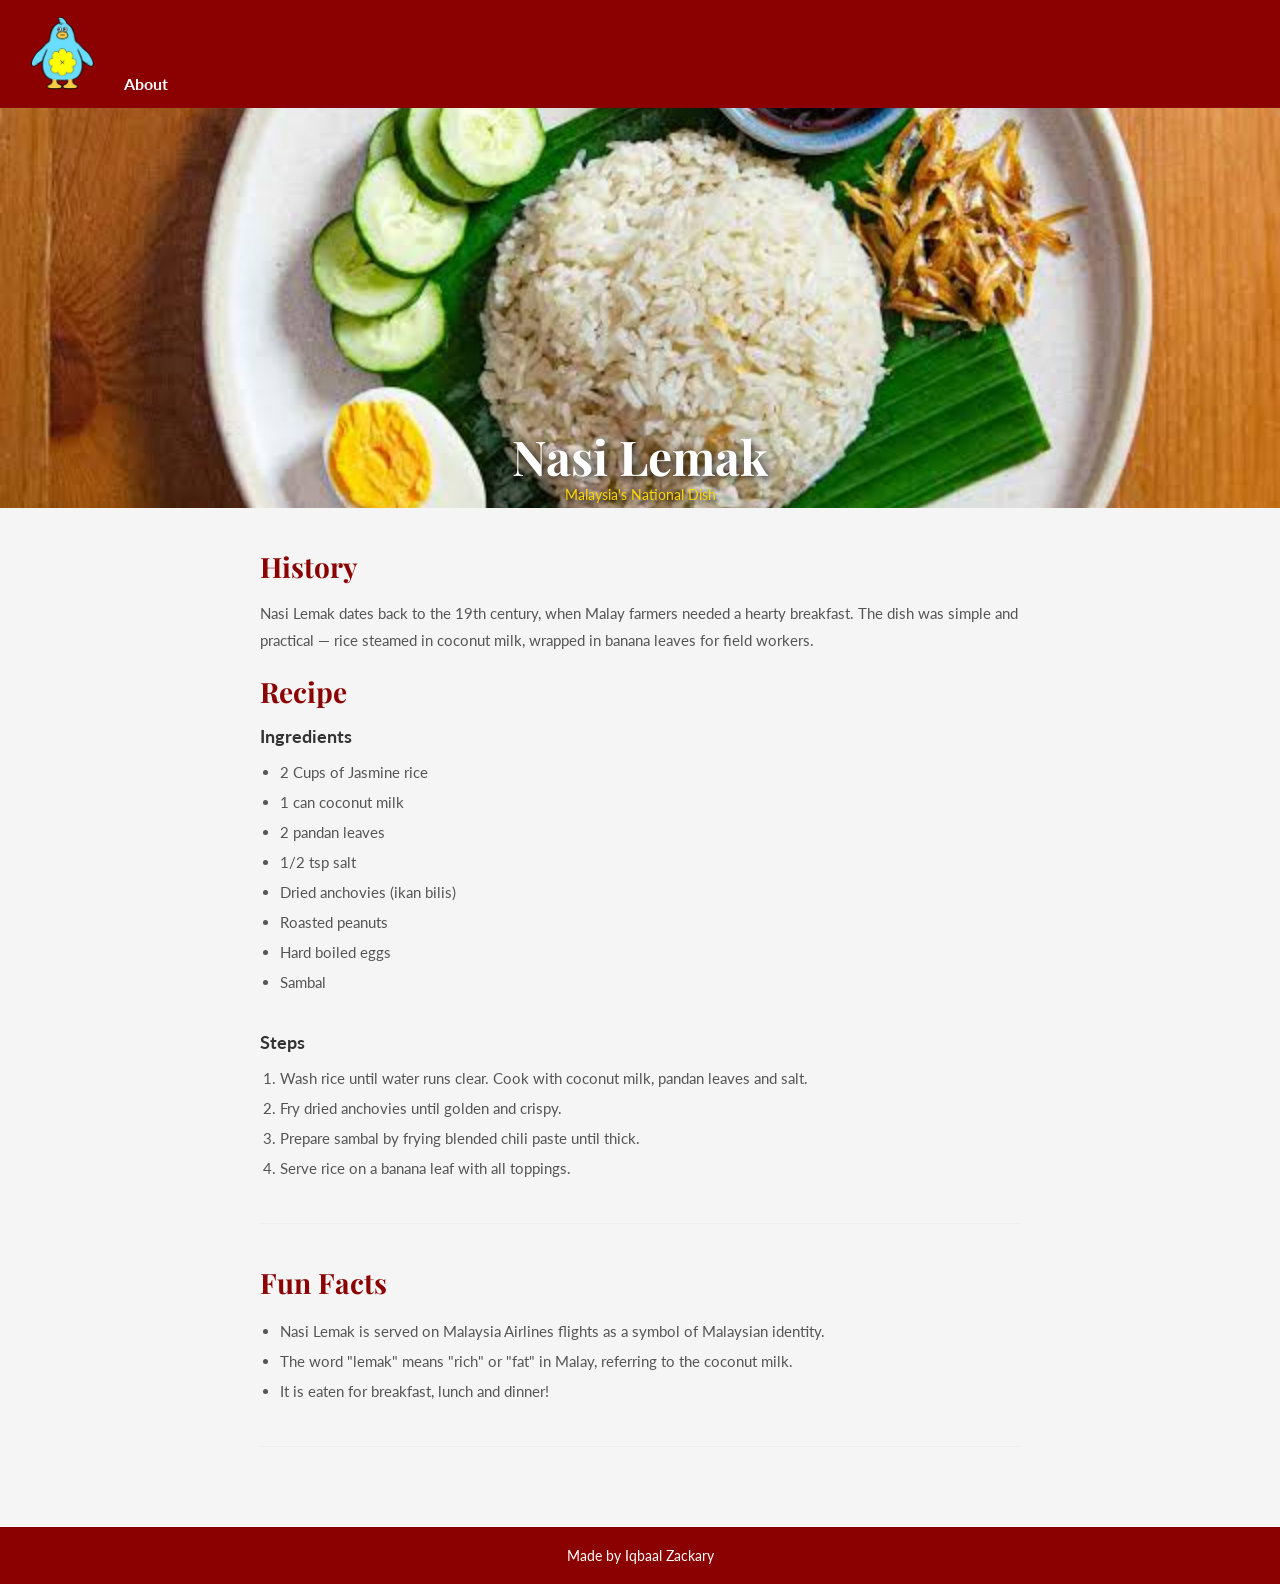
<file: Cuisines/nasi_lemak.html>
<!DOCTYPE html>
<html lang="en">
    <head>
        <meta charset="UTF-8">
        <meta name="viewport" content="width=device-width, initial-scale=1.0" />
        <title>Nasi Lemak - Recipes, History, Fun-Facts</title>
        <link rel="icon" type="image/png" href="Photos/logo.png" />
        <link rel="stylesheet" href="../style.css" />
    </head>

    <!-- Navigation Bar-->
    <body>
        <nav>
            <a href="../index.html">
                <img src="../Photos/logo.png" alt="Malaysia_Cuisine Logo" class="logo" />
            </a>
            <ul>
                <li><a href="../about.html">About</a></li>
            </ul>
        </nav>

        <!-- Dish Hero -->
        <section class="dish-hero">
            <img src="../Photos/nasi_lemak.jpg" alt="nasi_lemak" />
            <h1>Nasi Lemak</h1>
            <p>Malaysia's National Dish</p>
        </section>

        <!-- Dish Content -->
         <section class="dish-content">
            
            <!-- History, Recipe, Steps -->
            <div class="dish-section">
                <h2>History</h2>
                <p>Nasi Lemak dates back to the 19th century, when Malay farmers needed a hearty breakfast. The dish was simple and practical — rice steamed in coconut milk, wrapped in banana leaves for field workers.</p>
                <br>
                <!-- Recipe -->
                <h2>Recipe</h2>
                <h3>Ingredients</h3>
                <ul>
                    <li>2 Cups of Jasmine rice</li>
                    <li>1 can coconut milk</li>
                    <li>2 pandan leaves</li>
                    <li>1/2 tsp salt</li>
                    <li>Dried anchovies (ikan bilis)</li>
                    <li>Roasted peanuts</li>
                    <li>Hard boiled eggs</li>
                    <li>Sambal</li>
                </ul>
                <br>
                <!-- Steps -->
                <h3>Steps</h3>
                <ol>
                    <li>Wash rice until water runs clear. Cook with coconut milk, pandan leaves and salt.</li>
                    <li>Fry dried anchovies until golden and crispy.</li>
                    <li>Prepare sambal by frying blended chili paste until thick.</li>
                    <li>Serve rice on a banana leaf with all toppings.</li>
                </ol>
            </div>

        <!-- Fun Facts -->
            <div class="dish-section">
                <h2>Fun Facts</h2>
                <ul>
                    <li>Nasi Lemak is served on Malaysia Airlines flights as a symbol of Malaysian identity.</li>
                    <li>The word "lemak" means "rich" or "fat" in Malay, referring to the coconut milk.</li>
                    <li>It is eaten for breakfast, lunch and dinner!</li>
                </ul>
            </div>

         </section>

          <!-- Footer -->
             <footer>
                <p>Made by Iqbaal Zackary</p>
             </footer>
    
    </body>
</html>
</file>
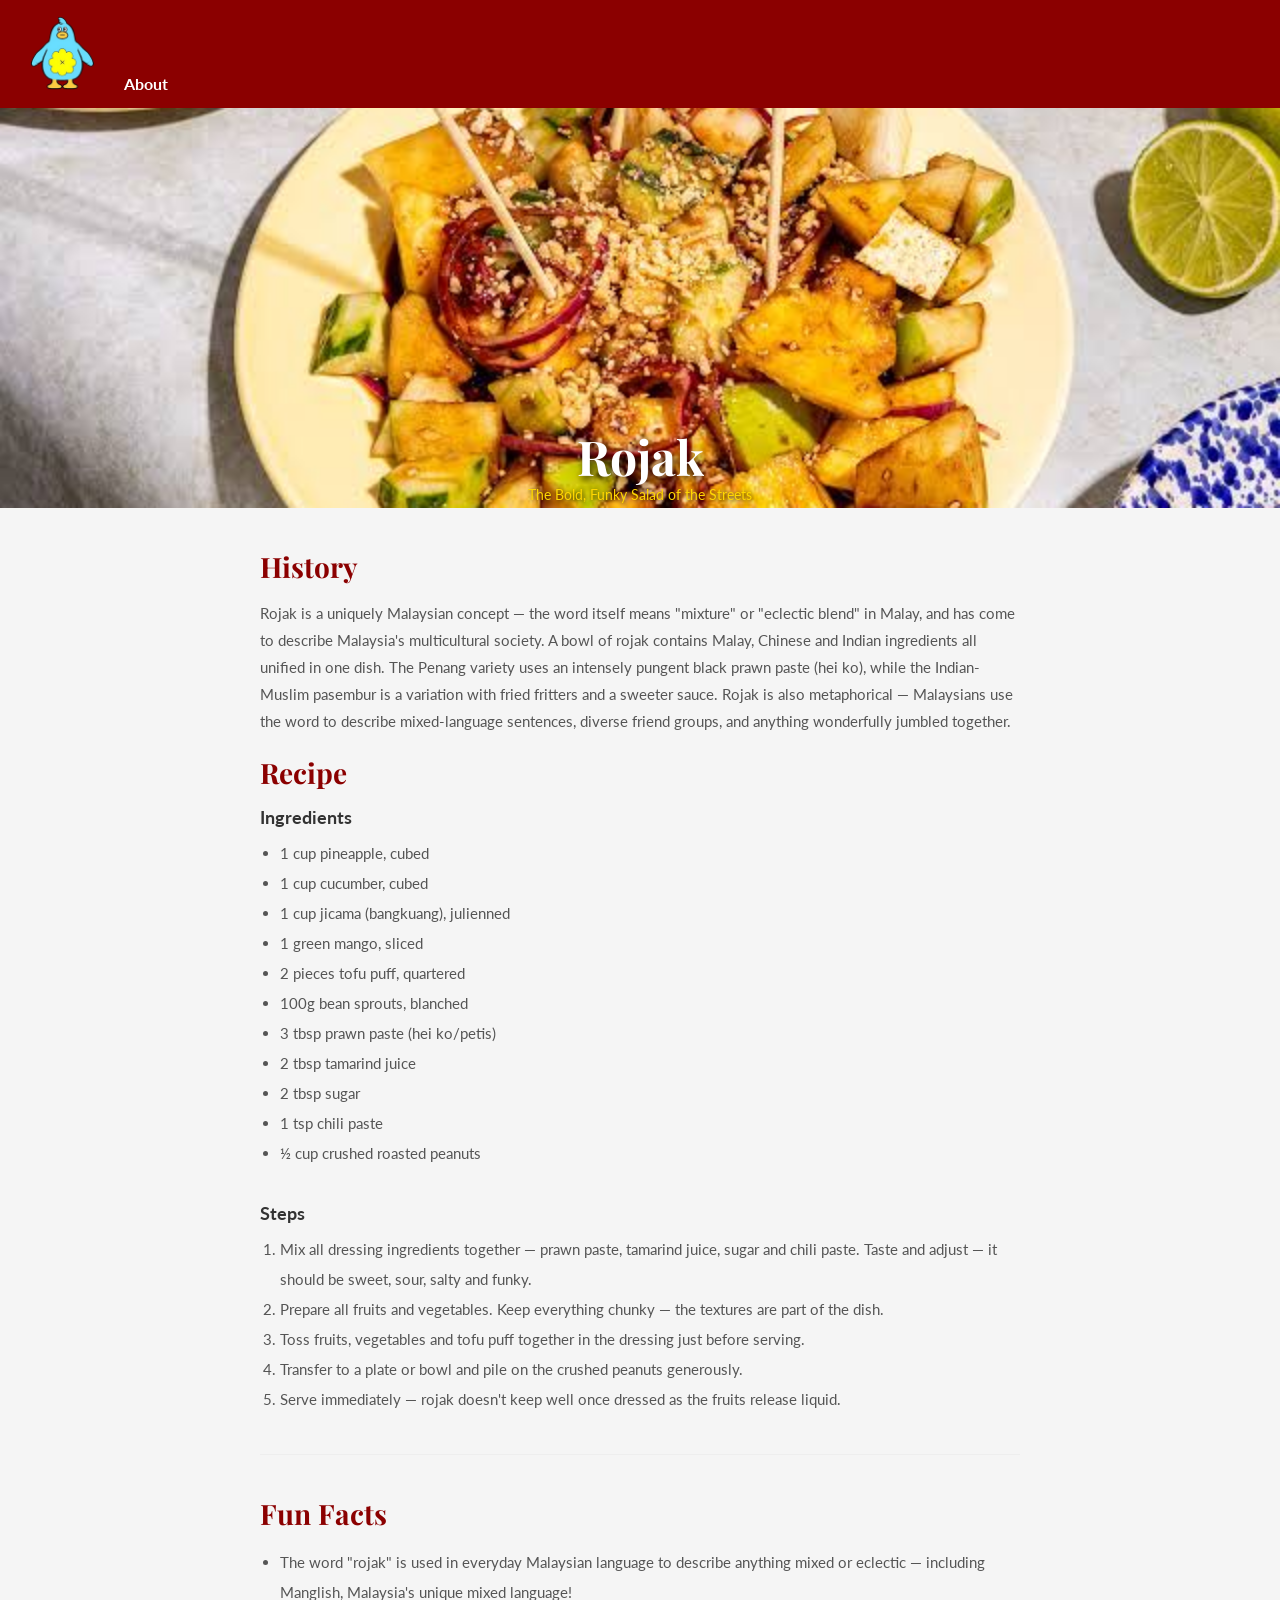
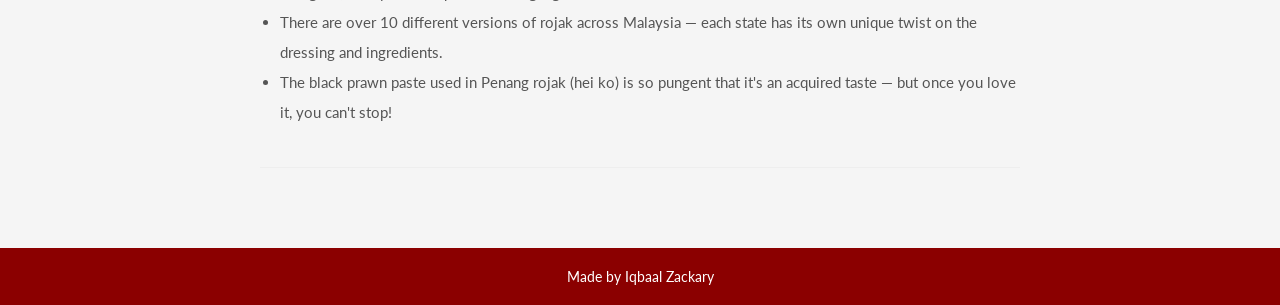
<file: Cuisines/rojak.html>
<!DOCTYPE html>
<html lang="en">
    <head>
        <meta charset="UTF-8">
        <meta name="viewport" content="width=device-width, initial-scale=1.0" />
        <title>Rojak - Recipes, History, Fun-Facts</title>
        <link rel="icon" type="image/png" href="Photos/logo.png" />
        <link rel="stylesheet" href="../style.css" />
    </head>

    <!-- Navigation Bar-->
    <body>
        <nav>
            <a href="../index.html">
                <img src="../Photos/logo.png" alt="Malaysia_Cuisine Logo" class="logo" />
            </a>
            <ul>
                <li><a href="../about.html">About</a></li>
            </ul>
        </nav>

        <!-- Dish Hero -->
        <section class="dish-hero">
            <img src="../Photos/rojak.jpg" alt="Rojak" />
            <h1>Rojak</h1>
            <p>The Bold, Funky Salad of the Streets</p>
        </section>

        <!-- Dish Content -->
         <section class="dish-content">
            
            <!-- History, Recipe, Steps -->
            <div class="dish-section">
                <h2>History</h2>
                <p>Rojak is a uniquely Malaysian concept — the word itself means "mixture" or "eclectic blend" in Malay, and has come to describe Malaysia's multicultural society. A bowl of rojak contains Malay, Chinese and Indian ingredients all unified in one dish. The Penang variety uses an intensely pungent black prawn paste (hei ko), while the Indian-Muslim pasembur is a variation with fried fritters and a sweeter sauce. Rojak is also metaphorical — Malaysians use the word to describe mixed-language sentences, diverse friend groups, and anything wonderfully jumbled together.</p>
                <br>
                <!-- Recipe -->
                <h2>Recipe</h2>
                <h3>Ingredients</h3>
                <ul>
                    <li>1 cup pineapple, cubed</li>
                    <li>1 cup cucumber, cubed</li>
                    <li>1 cup jicama (bangkuang), julienned</li>
                    <li>1 green mango, sliced</li>
                    <li>2 pieces tofu puff, quartered</li>
                    <li>100g bean sprouts, blanched</li>
                    <li>3 tbsp prawn paste (hei ko/petis)</li>
                    <li>2 tbsp tamarind juice</li>
                    <li>2 tbsp sugar</li>
                    <li>1 tsp chili paste</li>
                    <li>½ cup crushed roasted peanuts</li>
                </ul>
                <br>
                <!-- Steps -->
                <h3>Steps</h3>
                <ol>
                    <li>Mix all dressing ingredients together — prawn paste, tamarind juice, sugar and chili paste. Taste and adjust — it should be sweet, sour, salty and funky.</li>
                    <li>Prepare all fruits and vegetables. Keep everything chunky — the textures are part of the dish.</li>
                    <li>Toss fruits, vegetables and tofu puff together in the dressing just before serving.</li>
                    <li>Transfer to a plate or bowl and pile on the crushed peanuts generously.</li>
                    <li>Serve immediately — rojak doesn't keep well once dressed as the fruits release liquid.</li>
                </ol>
            </div>

        <!-- Fun Facts -->
            <div class="dish-section">
                <h2>Fun Facts</h2>
                <ul>
                    <li>The word "rojak" is used in everyday Malaysian language to describe anything mixed or eclectic — including Manglish, Malaysia's unique mixed language!</li>
                    <li>There are over 10 different versions of rojak across Malaysia — each state has its own unique twist on the dressing and ingredients.</li>
                    <li>The black prawn paste used in Penang rojak (hei ko) is so pungent that it's an acquired taste — but once you love it, you can't stop!</li>
                </ul>
            </div>

         </section>

          <!-- Footer -->
             <footer>
                <p>Made by Iqbaal Zackary</p>
             </footer>
    
    </body>
</html>
</file>
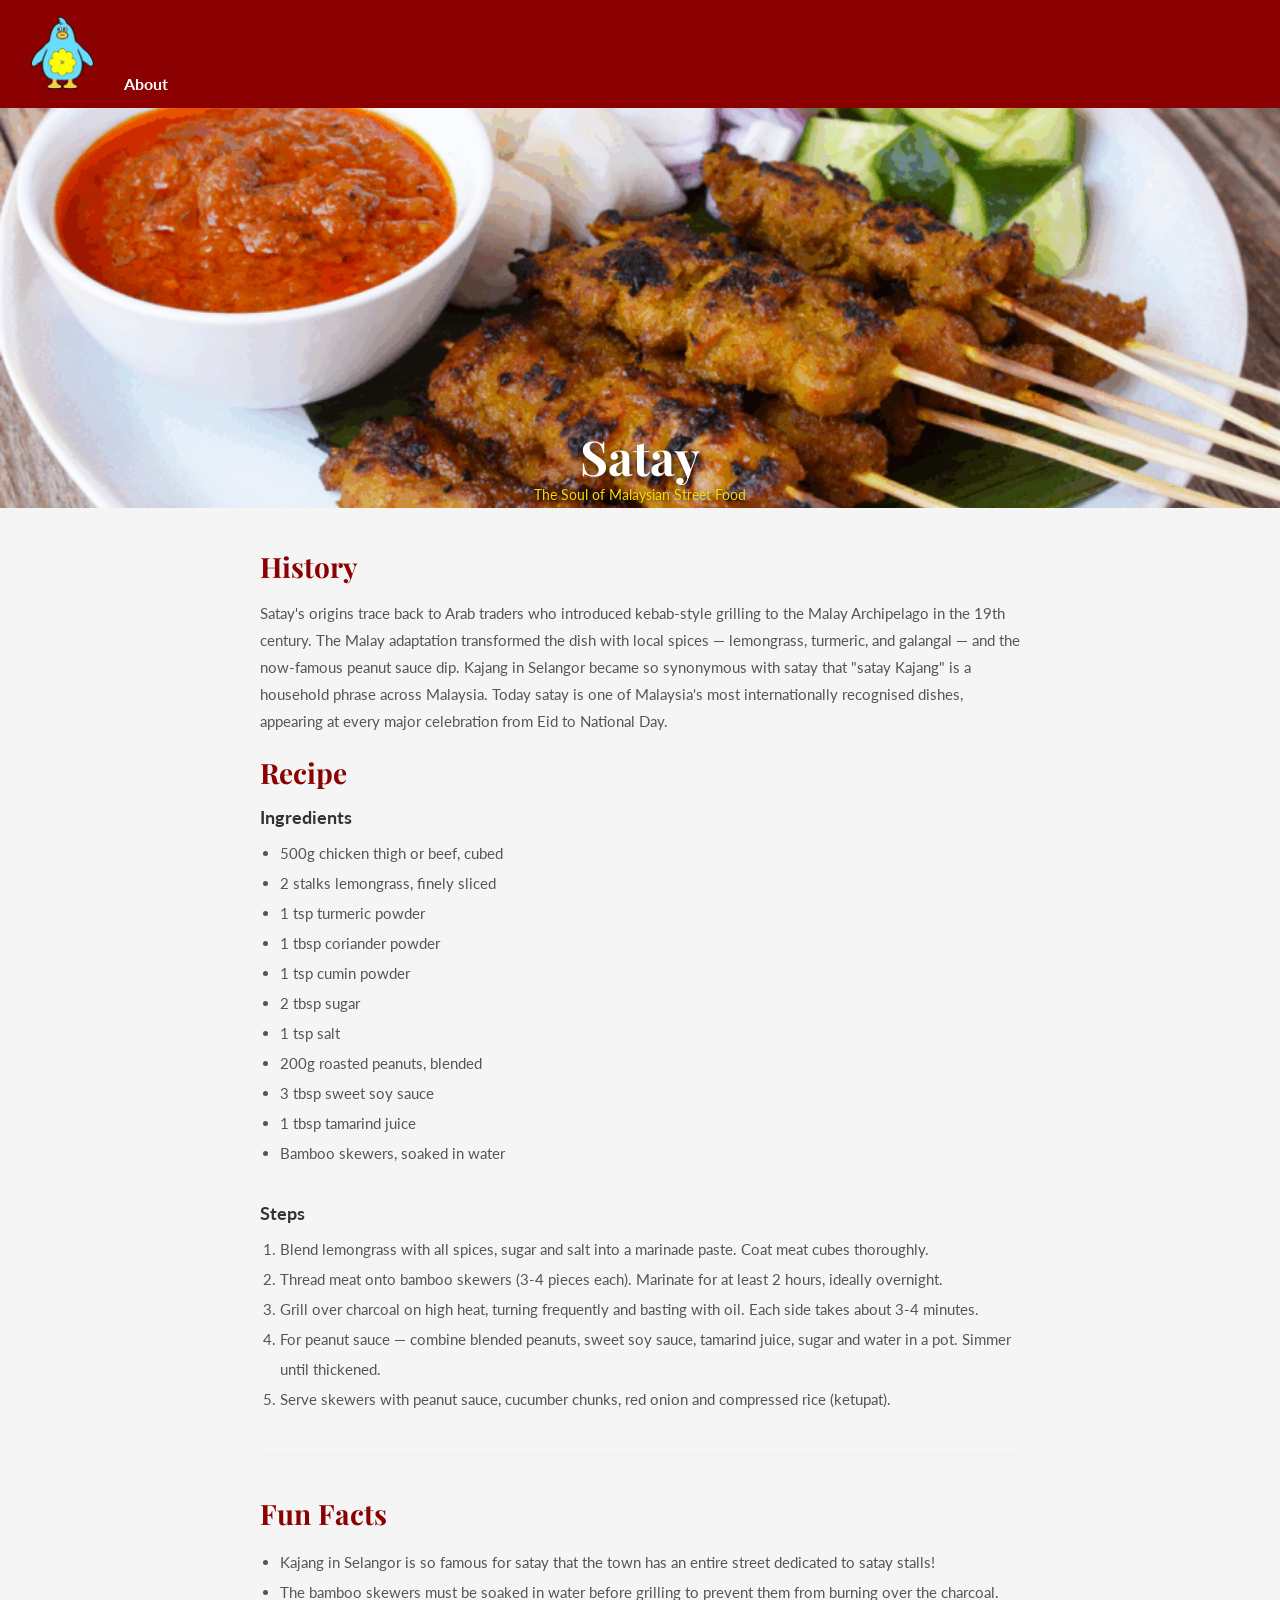
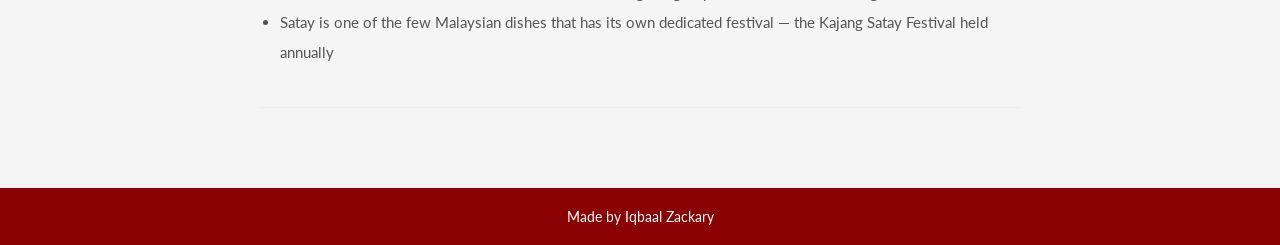
<file: Cuisines/satay.html>
<!DOCTYPE html>
<html lang="en">
    <head>
        <meta charset="UTF-8">
        <meta name="viewport" content="width=device-width, initial-scale=1.0" />
        <title>Satay - Recipes, History, Fun-Facts</title>
        <link rel="icon" type="image/png" href="Photos/logo.png" />
        <link rel="stylesheet" href="../style.css" />
    </head>

    <!-- Navigation Bar-->
    <body>
        <nav>
            <a href="../index.html">
                <img src="../Photos/logo.png" alt="Malaysia_Cuisine Logo" class="logo" />
            </a>
            <ul>
                <li><a href="../about.html">About</a></li>
            </ul>
        </nav>

        <!-- Dish Hero -->
        <section class="dish-hero">
            <img src="../Photos/satay.png" alt="satay" />
            <h1>Satay</h1>
            <p>The Soul of Malaysian Street Food</p>
        </section>

        <!-- Dish Content -->
         <section class="dish-content">
            
            <!-- History, Recipe, Steps -->
            <div class="dish-section">
                <h2>History</h2>
                <p>Satay's origins trace back to Arab traders who introduced kebab-style grilling to the Malay Archipelago in the 19th century. The Malay adaptation transformed the dish with local spices — lemongrass, turmeric, and galangal — and the now-famous peanut sauce dip. Kajang in Selangor became so synonymous with satay that "satay Kajang" is a household phrase across Malaysia. Today satay is one of Malaysia's most internationally recognised dishes, appearing at every major celebration from Eid to National Day.</p>
                <br>
                <!-- Recipe -->
                <h2>Recipe</h2>
                <h3>Ingredients</h3>
                <ul>
                    <li>500g chicken thigh or beef, cubed</li>
                    <li>2 stalks lemongrass, finely sliced</li>
                    <li>1 tsp turmeric powder</li>
                    <li>1 tbsp coriander powder</li>
                    <li>1 tsp cumin powder</li>
                    <li>2 tbsp sugar</li>
                    <li>1 tsp salt</li>
                    <li>200g roasted peanuts, blended</li>
                    <li>3 tbsp sweet soy sauce</li>
                    <li>1 tbsp tamarind juice</li>
                    <li>Bamboo skewers, soaked in water</li>
                </ul>
                <br>
                <!-- Steps -->
                <h3>Steps</h3>
                <ol>
                    <li>Blend lemongrass with all spices, sugar and salt into a marinade paste. Coat meat cubes thoroughly.</li>
                    <li>Thread meat onto bamboo skewers (3-4 pieces each). Marinate for at least 2 hours, ideally overnight.</li>
                    <li>Grill over charcoal on high heat, turning frequently and basting with oil. Each side takes about 3-4 minutes.</li>
                    <li>For peanut sauce — combine blended peanuts, sweet soy sauce, tamarind juice, sugar and water in a pot. Simmer until thickened.</li>
                    <li>Serve skewers with peanut sauce, cucumber chunks, red onion and compressed rice (ketupat).</li>
                </ol>
            </div>

        <!-- Fun Facts -->
            <div class="dish-section">
                <h2>Fun Facts</h2>
                <ul>
                    <li>Kajang in Selangor is so famous for satay that the town has an entire street dedicated to satay stalls!</li>
                    <li>The bamboo skewers must be soaked in water before grilling to prevent them from burning over the charcoal.</li>
                    <li>Satay is one of the few Malaysian dishes that has its own dedicated festival — the Kajang Satay Festival held annually</li>
                </ul>
            </div>

         </section>

          <!-- Footer -->
             <footer>
                <p>Made by Iqbaal Zackary</p>
             </footer>
    
    </body>
</html>
</file>
<file: style.css>
@import url('https://fonts.googleapis.com/css2?family=Playfair+Display:wght@400;700&family=Lato:wght@300;400;700&display=swap');

/* Reset */
* {
    margin: 0;
    padding: 0;
    box-sizing: border-box;
}

/* Body */
body {
    font-family: 'Lato', sans-serif;
    background: #f5f5f5;
    color: #333;
    overflow-x: hidden;
}

/* Navbar */
nav {
    background-color: #8b0000;
    padding: 15px 30px;
    display: flex;
    justify-content: flex-start;
    align-items: flex-end;
    gap: 30px;
}

.logo {
    height: 75px;
    
    width: auto;
    max-height: 75px;
}

nav ul {
    color: white;
    text-decoration: none;
    font-size: 16px;
    font-weight: bold;
    list-style: none;
    display: flex;
    gap: 20px;
}

nav li a {
    color: white;
    text-decoration: none;
    font-size: 16px;
}

nav ul li a:hover {
    color: #ffd700
}

nav ul {
    list-style: none;
    display: flex;
    gap: 20px;
}

/* Greetings Section */
.greetings {
    text-align: center;
    padding: 60px 20px;
    background-color: #fff;
}

.greetings h2 {
    font-family: 'Playfair Display', serif;
    font-size: 42px;
    margin-bottom: 10px;
    color: #8b0000;
}

.greetings p {
    font-size: 16px;
    color: #666;
}

/* Food Cards */
.food-list {
    display: grid;
    grid-template-columns: repeat(3, 1fr);
    gap: 20px;
    padding: 40px;
}

.food-card {
    background-color: white;
    border-radius: 10px;
    overflow: hidden;
    box-shadow: 0 2px 8px rgba(0, 0, 0, 0.1);
}

.food-card img {
    width: 100%;
    height: 200px;
    object-fit: cover;
}

.food-card h3 {
    font-family: 'Playfair Display', serif;
    font-size: 20px;
    padding: 15px 15px 15px;
    color: #8b0000;
}

.food-card p {
    font-size: 14px;
    padding: 0 15px 15px;
    color: #666;
}

.food-card a:hover {
    background-color: #ffd700;
    color: #333;
}
.food-card a {
    display: block;
    margin: 0 15px 15px;
    padding: 8px;
    text-align: center;
    background-color: #8b0000;
    color: white;
    text-decoration: none;
    border-radius: 5px;
    font-size: 14px;
}

/* Footer */
footer {
    text-align: center;
    padding: 20px;
    background-color: #8b0000;
    color: white;
    font-size: 14px;
}

/* Cuisine */
/* Dish Hero */
.dish-hero {
    position: relative;
    text-align: center;
}

.dish-hero img {
    width: 100%;
    height: 400px;
    object-fit: cover;
    display: block;
}

.dish-hero h1 {
    font-family: 'Playfair Display', serif;
    position: absolute;
    bottom: 20px;
    left: 50%;
    transform: translateX(-50%);
    color: white;
    font-size: 48px;
    text-shadow: 2px 2px 8px rgba(0,0,0,0.8);
    white-space: nowrap;
}

.dish-hero p {
    position: absolute;
    bottom: 5px;
    left: 50%;
    transform: translateX(-50%);
    color: #ffd700;
    font-size: 14px;
    text-shadow: 1px 1px 4px rgba(0,0,0,0.8);
    white-space: nowrap;
}

/* Dish Content */
.dish-content {
    max-width: 800px;
    margin: 0 auto;
    padding: 40px 20px;
}

/* Each Section */
.dish-section {
    margin-bottom: 40px;
    border-bottom:  1px solid #eee;
    padding-bottom: 40px;
}

.dish-section h2 {
    font-family: 'Playfair Display', serif;
    font-size: 28px;
    color: #8b0000;
    margin-bottom: 15px;
}

.dish-section h3  {
    font-size: 18px;
    color: #333;
    margin: 15px 0 10px;
}

.dish-section p {
    font-size: 15px;
    line-height: 1.8;
    color: #555;
}

.dish-section ul, .dish-section ol {
    padding-left: 20px;
    margin-top: 10px;
    color: #555;
    font-size: 15px;
    line-height: 2;
}

.about-content {
    max-width: 800px;
    margin: 0 auto;
    padding: 40px 20px;
}

.about-section {
    margin-bottom: 40px;
    border-bottom: 1px solid #eee;
    padding-bottom: 40px;
}

.about-section h2 {
    font-size: 28px;
    color: #8b0000;
    margin-bottom: 15px;
}

.about-section p {
    font-size: 15px;
    line-height: 1.8;
    color: #555;
    margin-bottom: 10px;
}

/* Feedback Form */
.feedback-form {
    display: flex;
    flex-direction: column;
    gap: 15px;
    margin-top: 20px;
}

.feedback-form input,
.feedback-form textarea {
    padding: 12px;
    border: 1px solid #ddd;
    border-radius: 5px;
    font-size: 14px;
    font-family: Arial, sans-serif;
    width: 100%;
}

.feedback-form button {
    padding: 12px;
    background-color: #8b0000;
    color: white;
    border: none;
    border-radius: 5px;
    font-size: 15px;
    cursor: pointer;
    width: 100%;
}

.feedback-form button:hover {
    background-color: #ffd700;
    color: #333;
}

/* Tablet - 2 columns */
@media (max-width: 900px) {
    .food-list {
        grid-template-columns: repeat(2, 1fr);
    }
}

/* Mobile - 1 coumn */
@media (max-width: 600px) {
    .food-list {
        grid-template-columns: 1fr;
        padding: 20px;
    }

    .greetings h2 {
        font-size: 24px;
    }

    .greetings p {
        font-size: 14px;
    }

    nav {
        padding: 10px 15px;
        gap: 15px;
    }

    .logo {
        height: 50px;
    }

    .dish-hero h1 {
        font-size: 28px;
    }

    .dish-content {
        padding: 20px 15px;
    }
}
</file>
